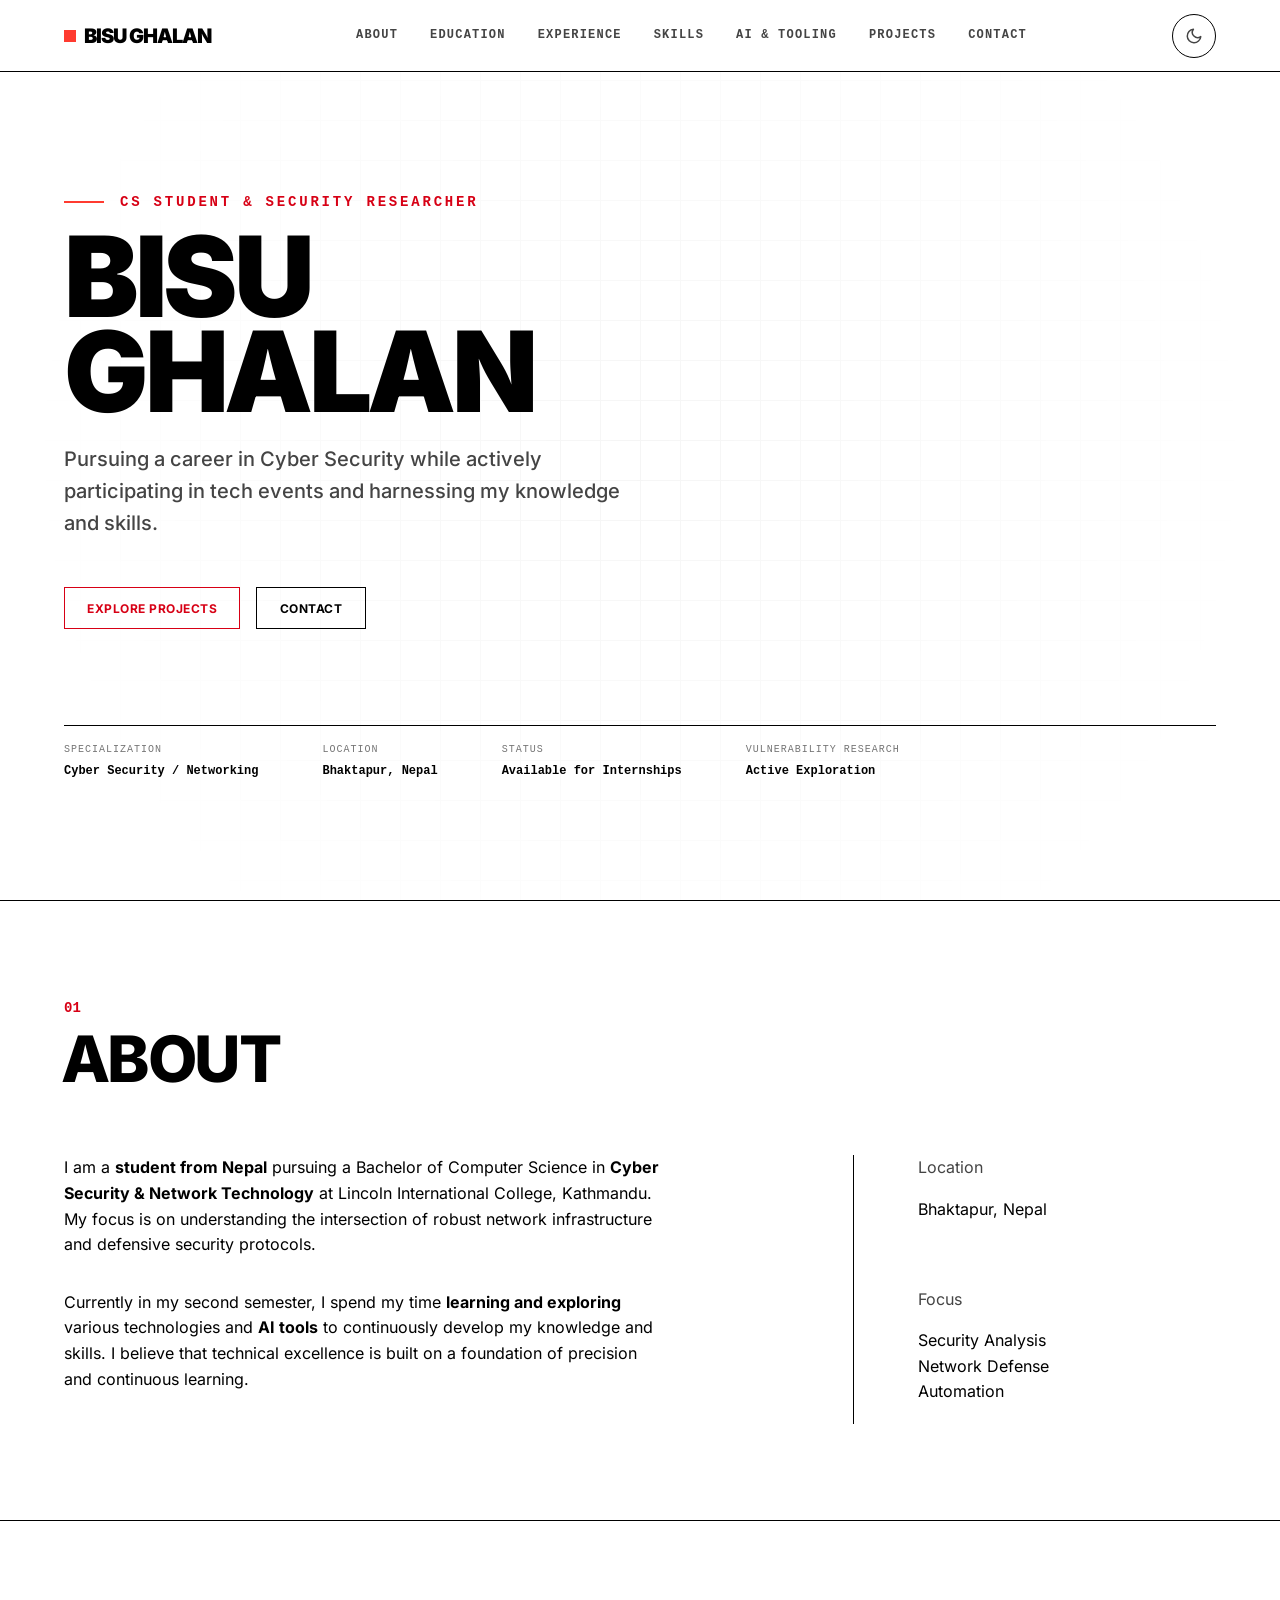
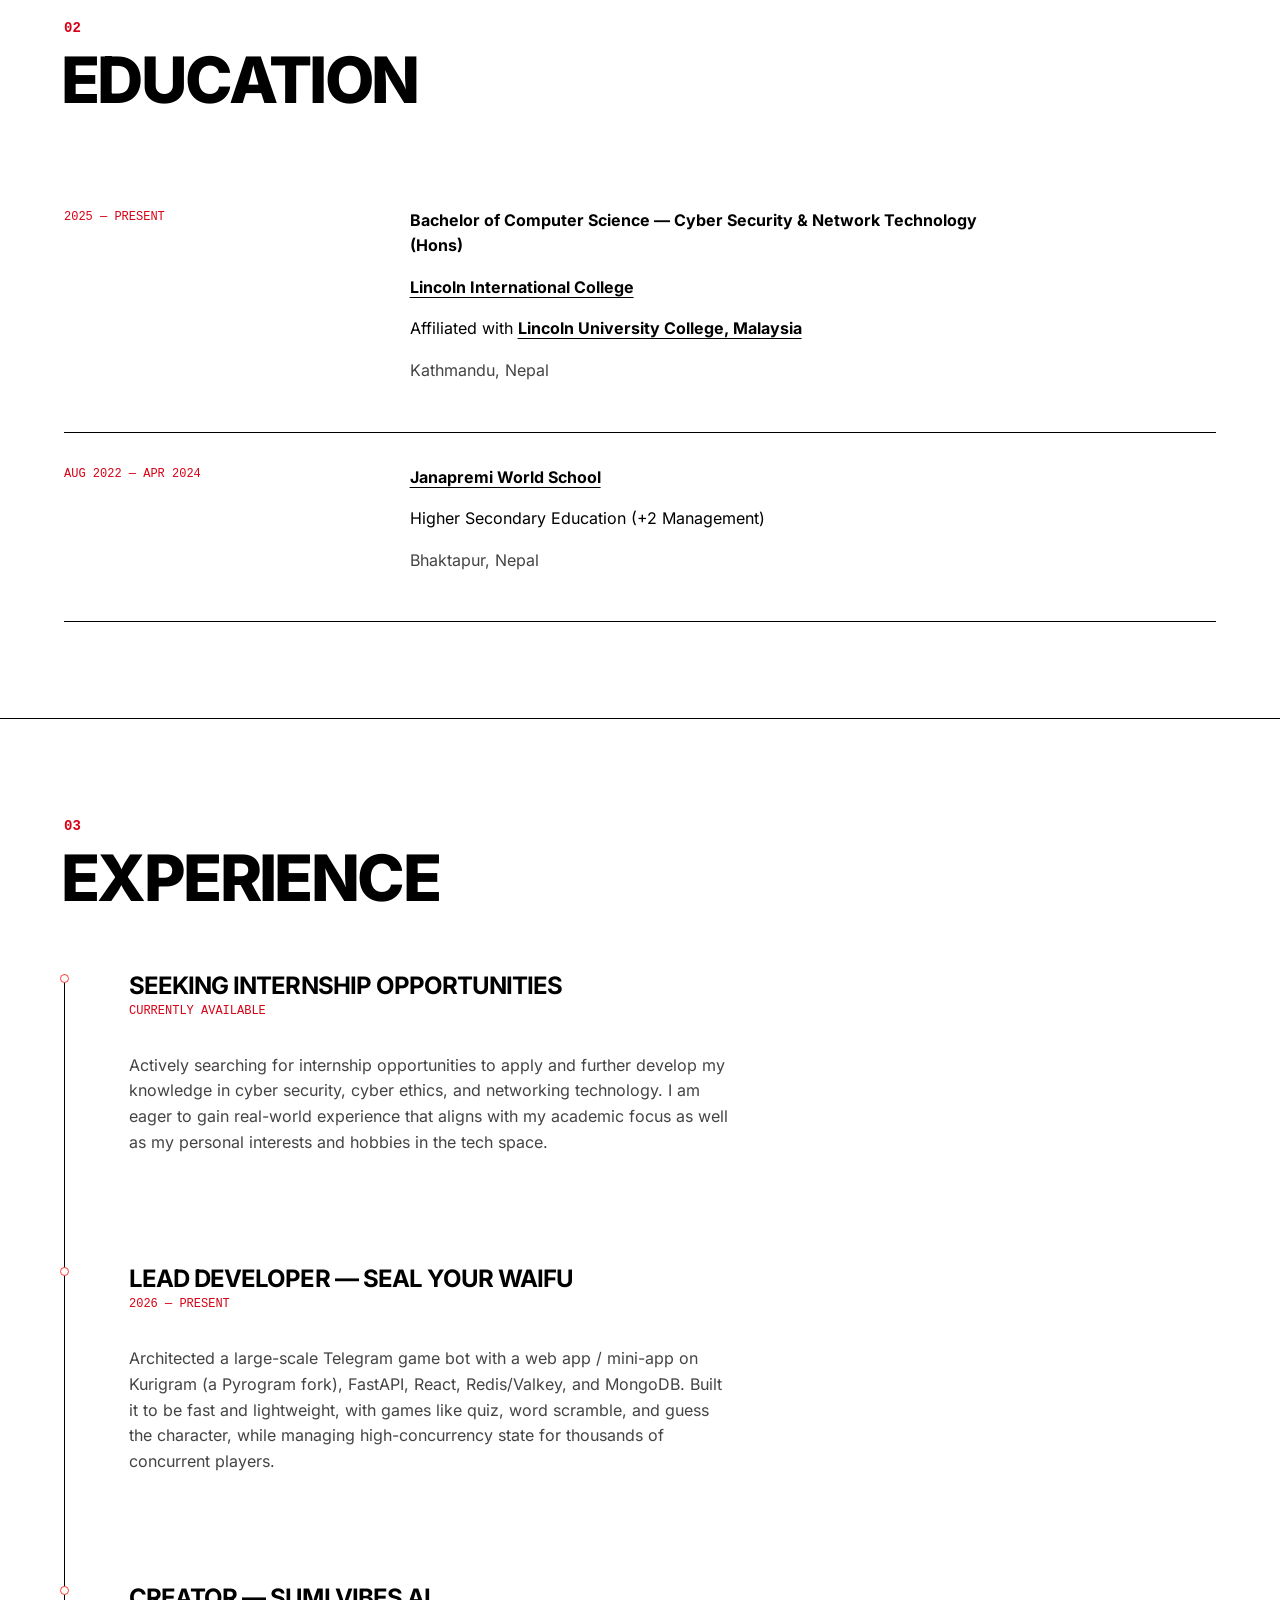
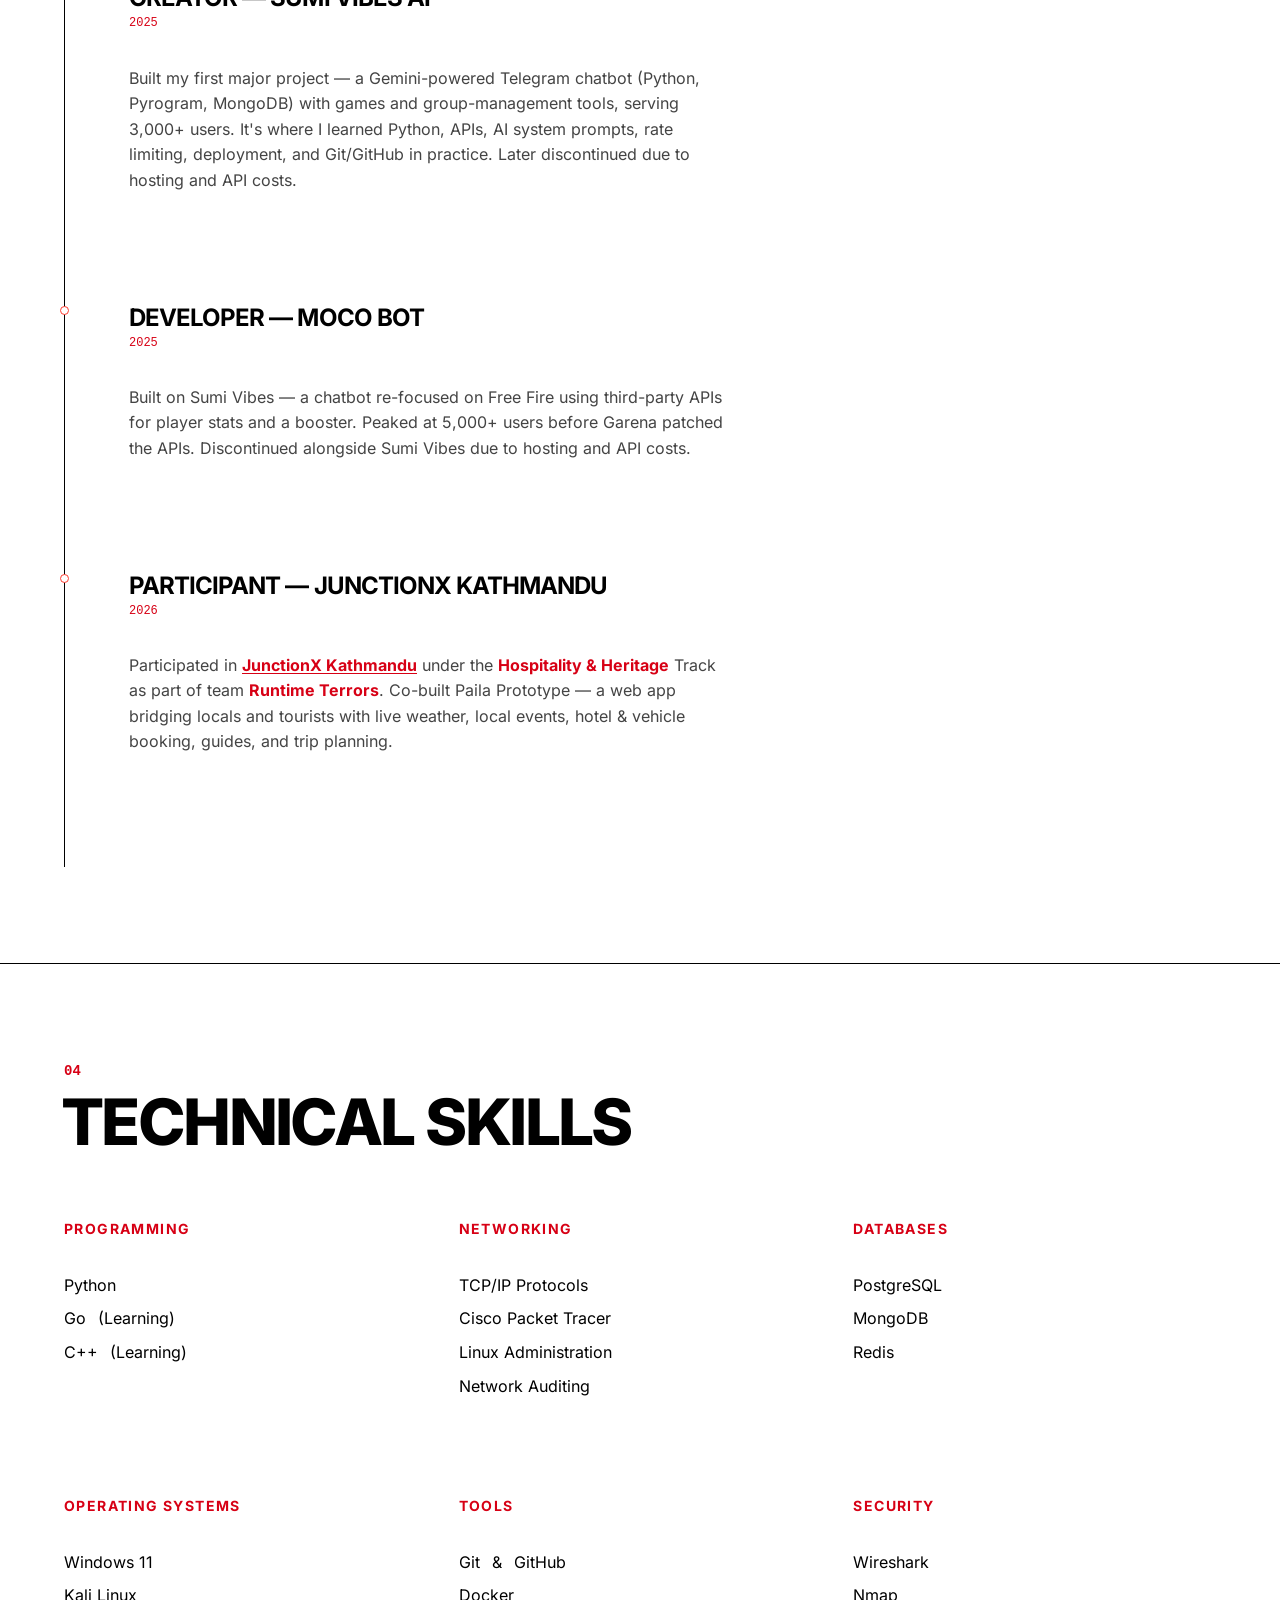
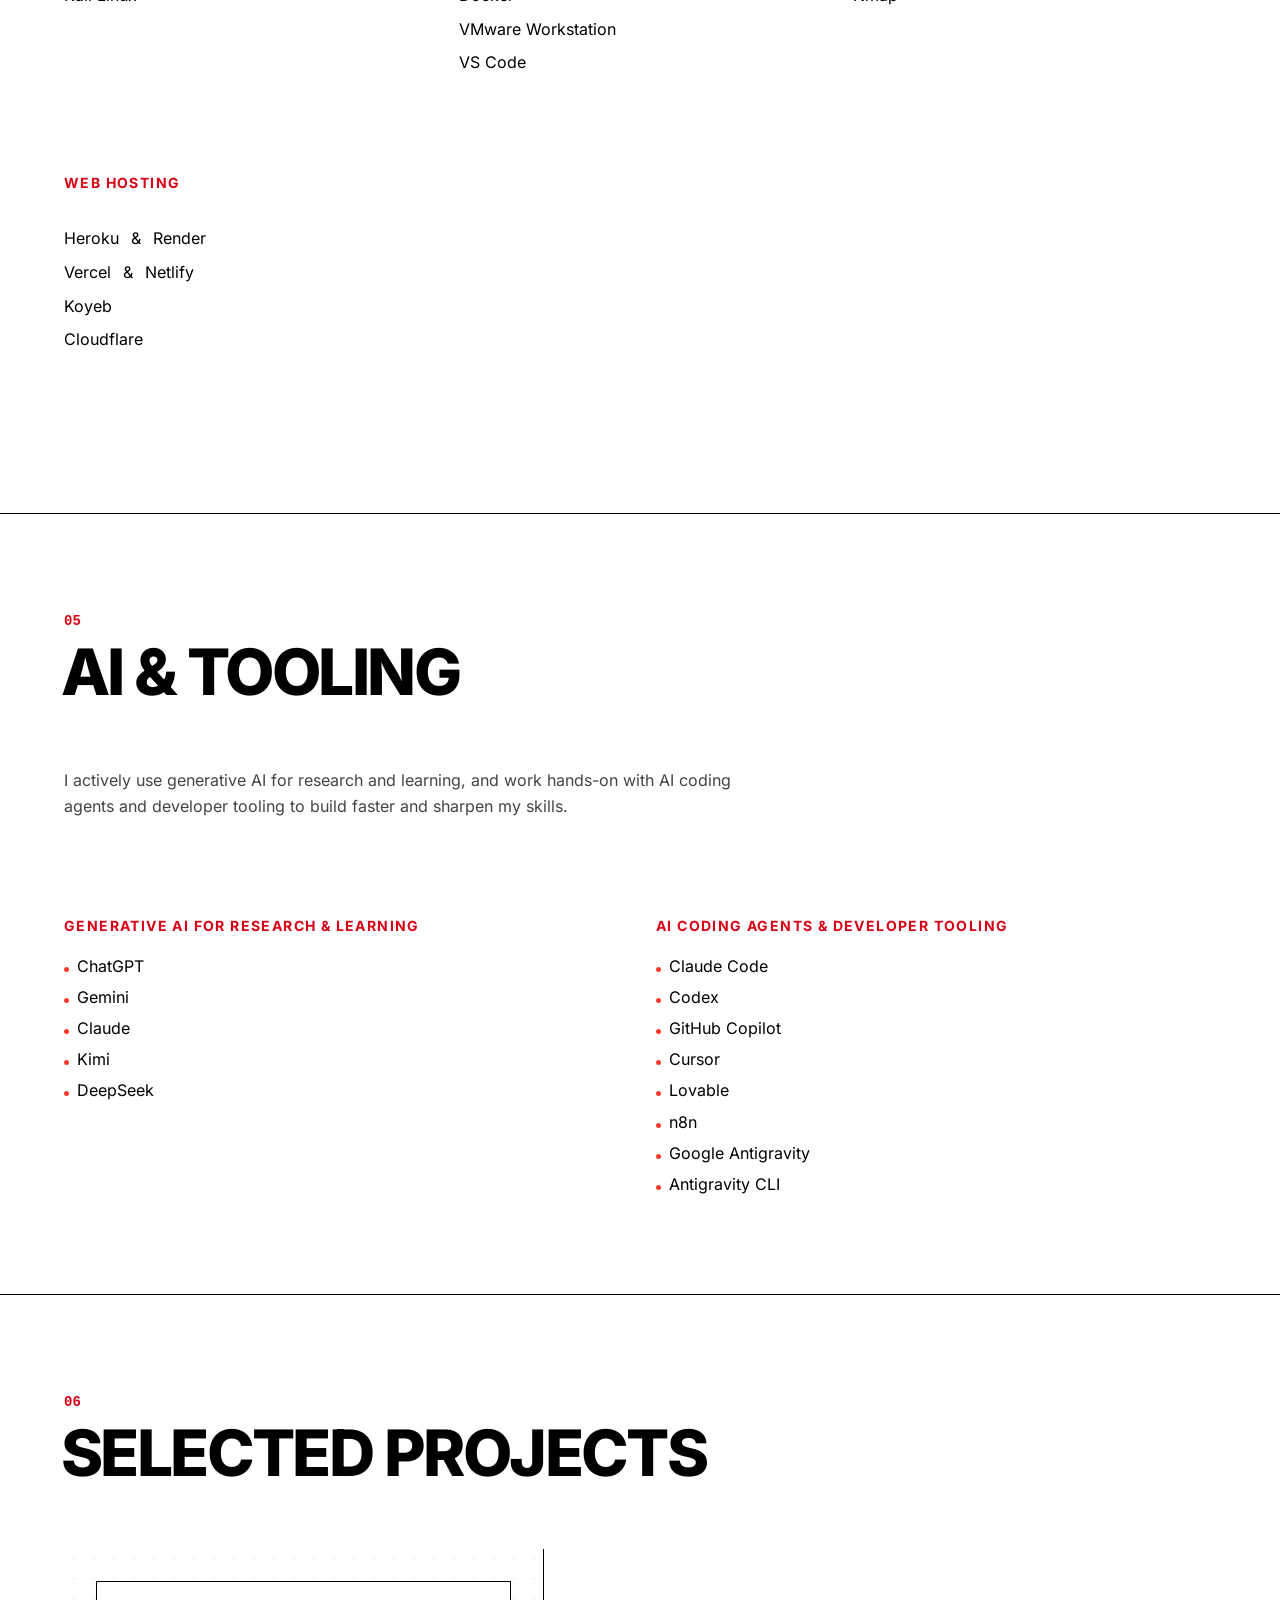
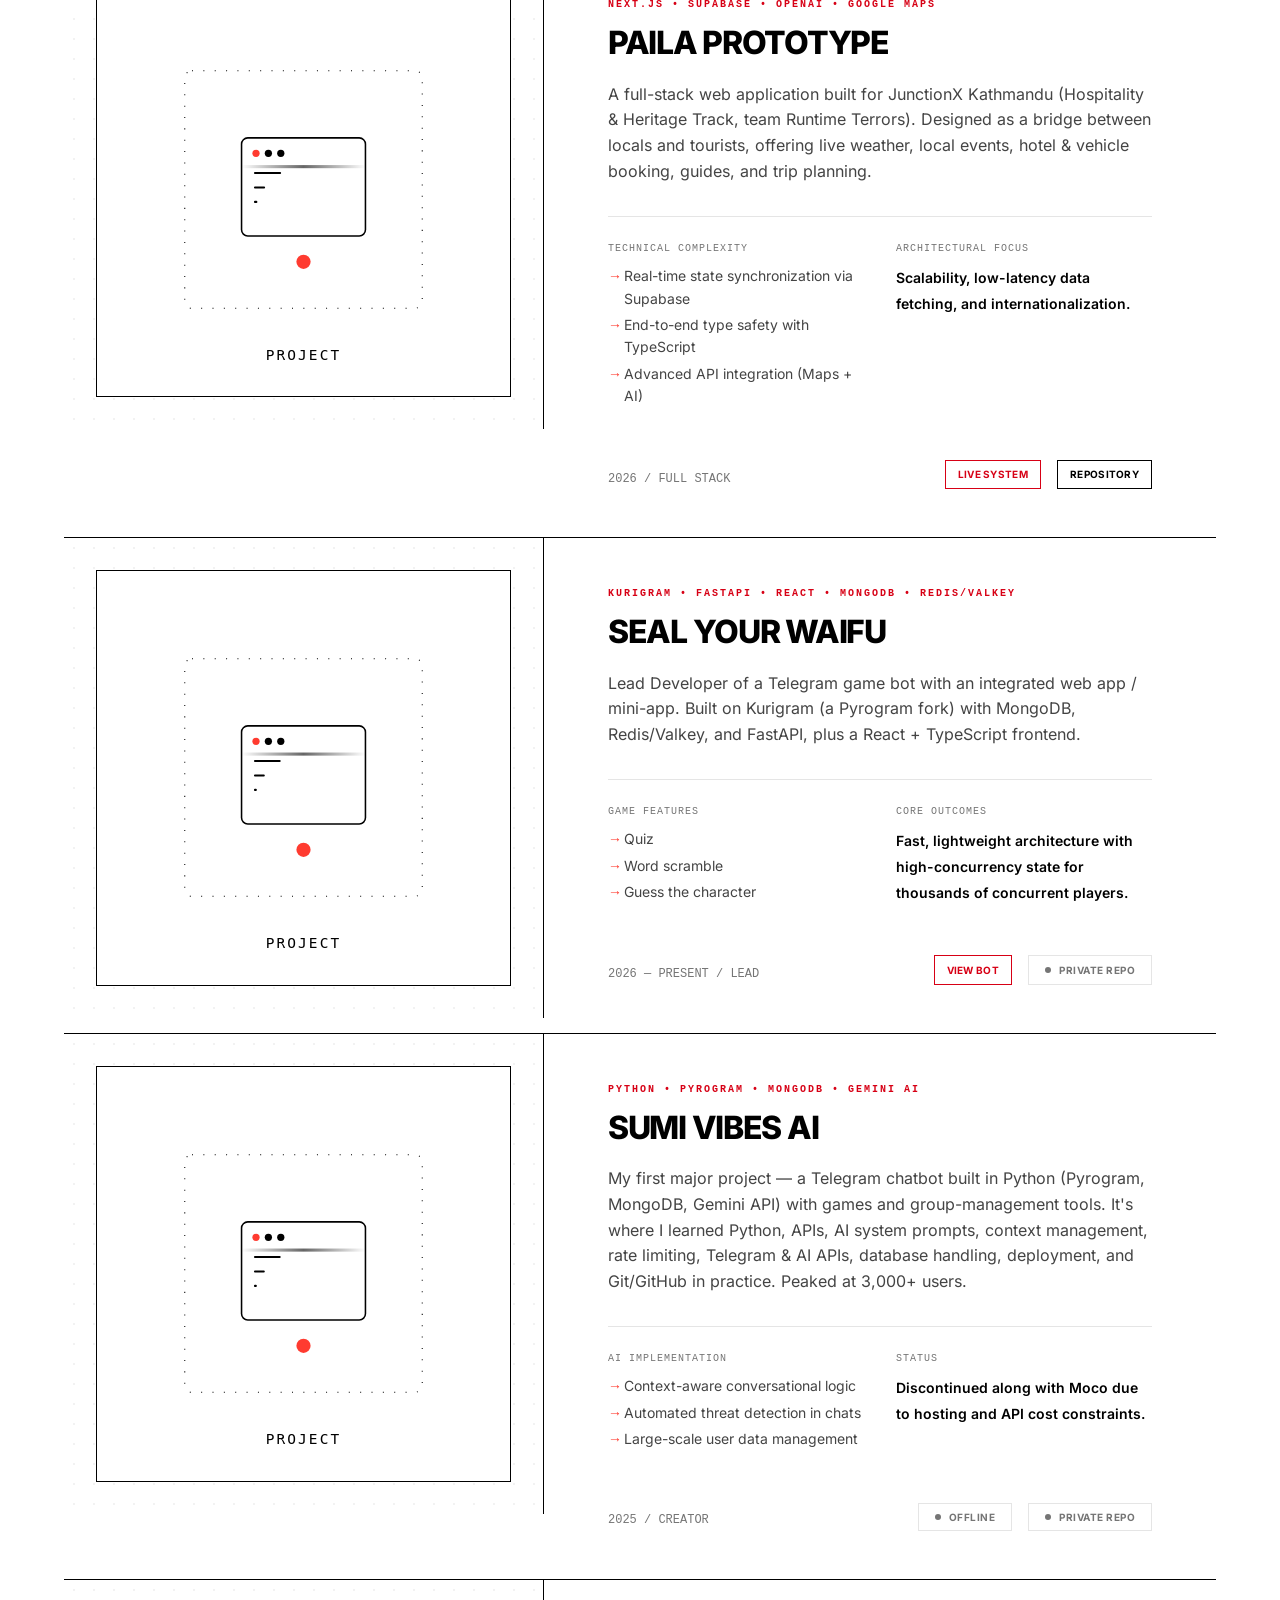
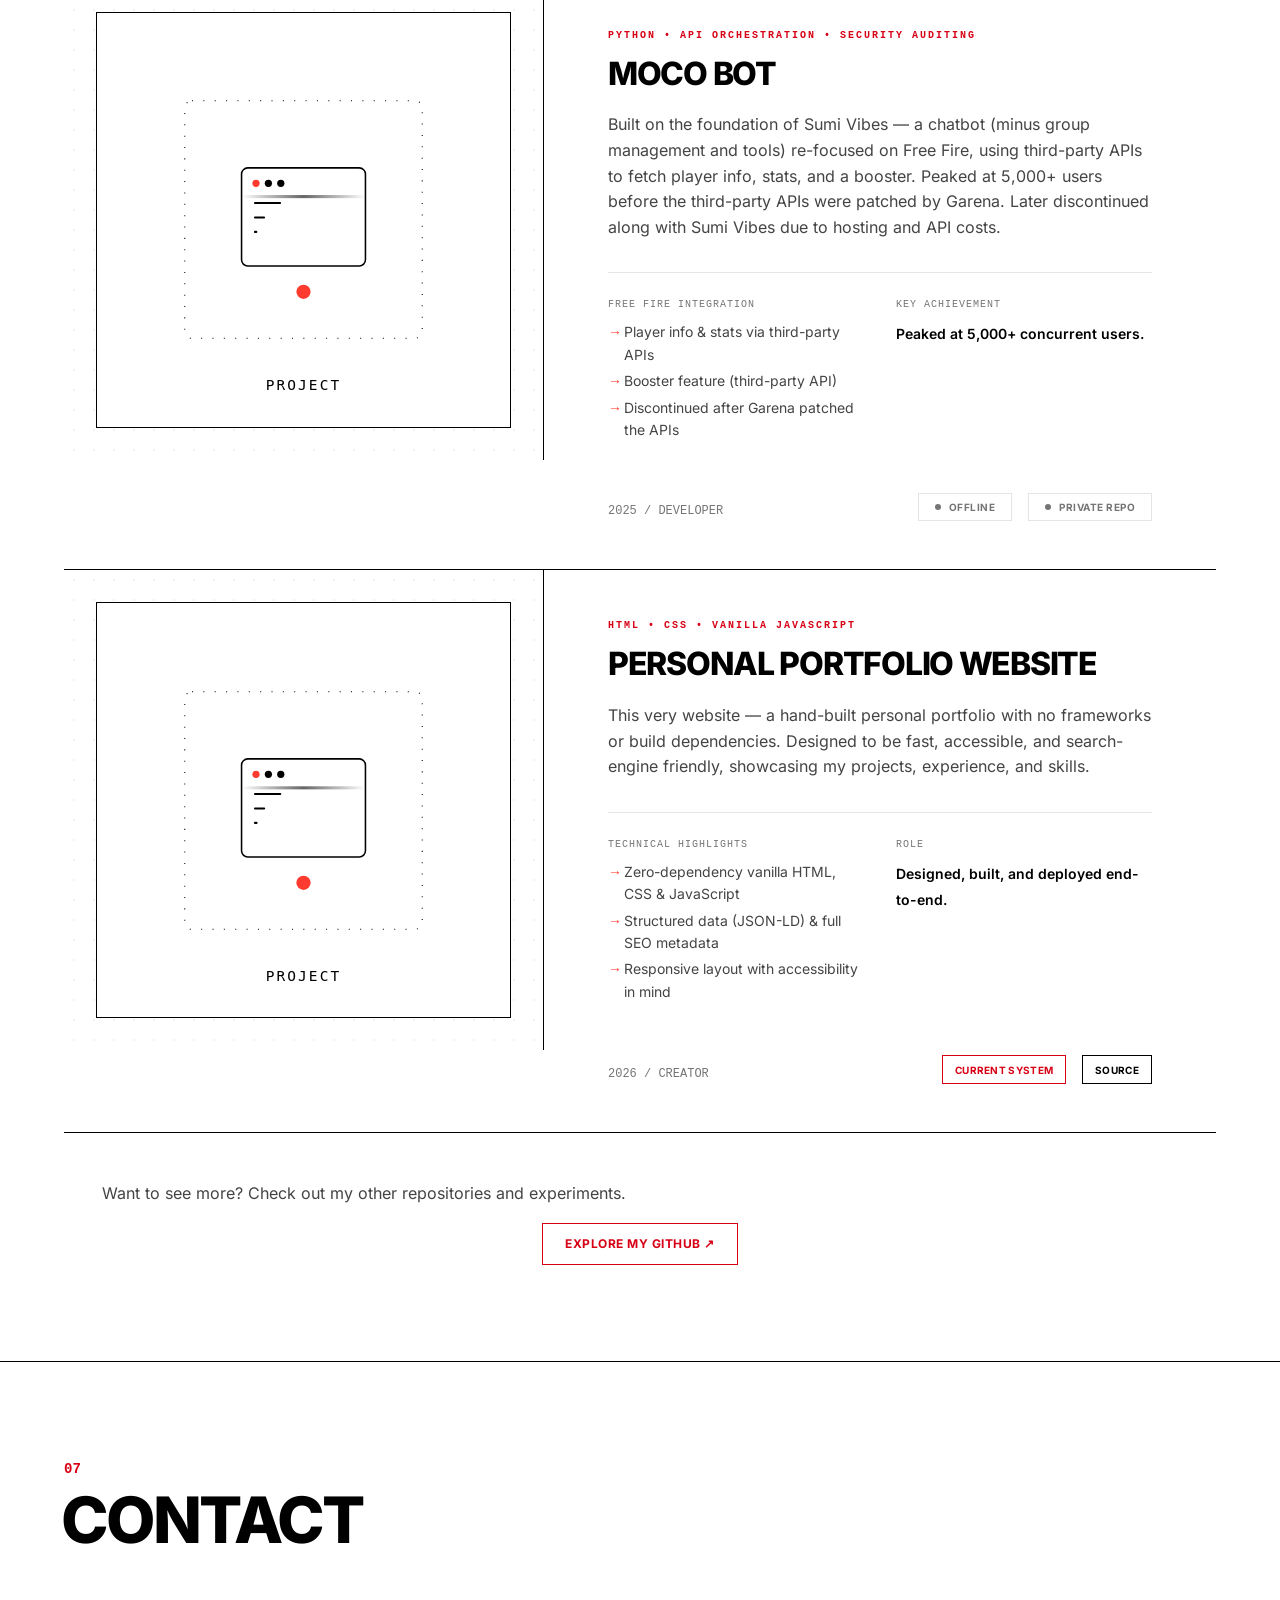
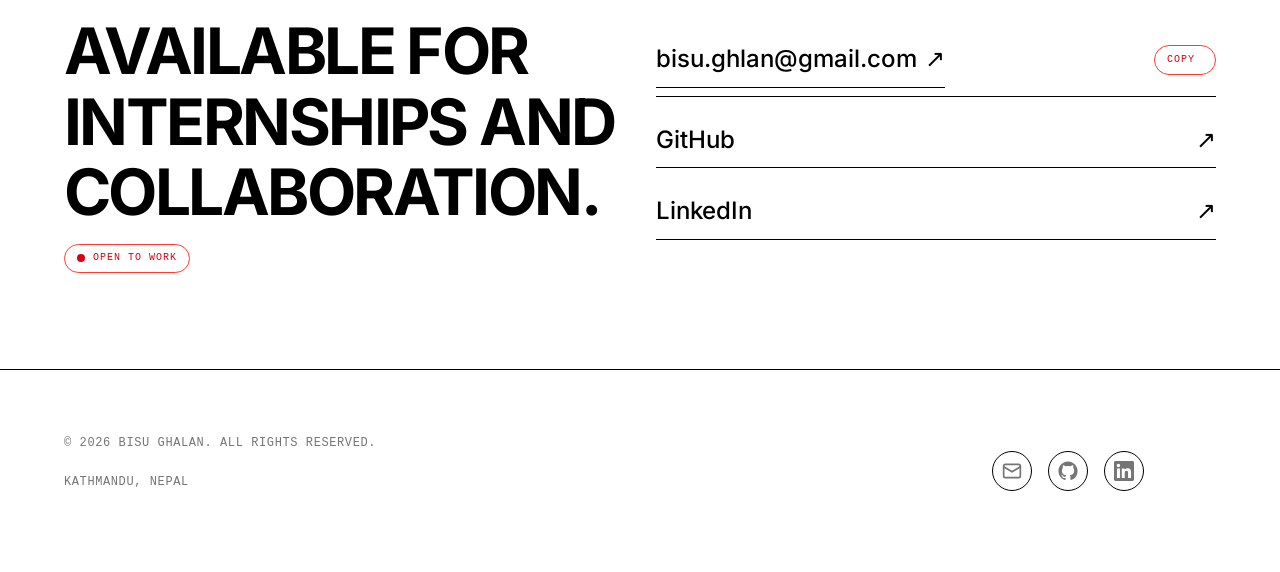
<file: index.html>
<!DOCTYPE html>
<html lang="en">

<head>
  <meta charset="UTF-8" />
  <meta name="viewport" content="width=device-width, initial-scale=1.0, viewport-fit=cover" />

  <!-- Mark JS as available before first paint. The CSS uses html:not(.js) to
       keep .reveal content visible if scripts are disabled/blocked, so content
       is never lost. Without this, a no-JS visitor would see a blank page. -->
  <script>document.documentElement.classList.add('js');</script>

  <!-- Apply the saved theme (if any) before first paint to avoid a flash of
       the wrong theme. When nothing is stored we leave data-theme unset so the
       CSS prefers-color-scheme fallback picks the OS preference. -->
  <script>
    (function () {
      try {
        var t = localStorage.getItem('theme');
        if (t === 'dark' || t === 'light') {
          document.documentElement.setAttribute('data-theme', t);
        }
      } catch (e) {}
    })();
  </script>

  <!-- Google Analytics — lazy-loaded on first interaction or browser idle so it
       never blocks first paint / main thread on low-end devices. -->
  <script>
    window.dataLayer = window.dataLayer || [];
    function gtag(){dataLayer.push(arguments);}
    (function () {
      var loaded = false;
      function loadGA() {
        if (loaded) return;
        loaded = true;
        var s = document.createElement('script');
        s.async = true;
        s.src = 'https://www.googletagmanager.com/gtag/js?id=G-3DMS6BKK3N';
        document.head.appendChild(s);
        gtag('js', new Date());
        gtag('config', 'G-3DMS6BKK3N');
      }
      ['scroll', 'pointerdown', 'keydown', 'touchstart'].forEach(function (e) {
        window.addEventListener(e, loadGA, { once: true, passive: true });
      });
      if ('requestIdleCallback' in window) requestIdleCallback(loadGA, { timeout: 6000 });
      else setTimeout(loadGA, 4000);
    })();
  </script>

  <!-- ═══ Primary SEO ═══ -->
  <!-- Title trimmed to ~59 chars so Google doesn't truncate; name + primary keyword + geo front-loaded. -->
  <title>Bisu Ghalan — Cyber Security Researcher & CS Student, Nepal</title>
  <!-- Description ~157 chars: name, role, location, and what he builds, all before the ~160 truncation point. -->
  <meta name="description" content="Bisu Ghalan — Cyber Security & Network Technology student and security researcher in Kathmandu, Nepal. Builds secure backends, AI automation & Telegram bots." />
  <meta name="keywords" content="Bisu Ghalan, Security Researcher Nepal, Cyber Security, Network Engineering, Penetration Testing, Python Developer, FastAPI, Next.js, Ethical Hacking, Kathmandu, Lincoln International College" />
  <meta name="author" content="Bisu Ghalan" />
  <meta name="robots" content="index, follow, max-snippet:-1, max-image-preview:large, max-video-preview:-1" />
  <link rel="canonical" href="https://bisu.com.np/" />

  <!-- ═══ Geo & Language ═══ -->
  <meta name="geo.region" content="NP-BA" />
  <meta name="geo.placename" content="Kathmandu, Nepal" />
  <meta name="language" content="English" />

  <!-- ═══ Open Graph (Facebook / LinkedIn / WhatsApp) ═══ -->
  <meta property="og:type" content="profile" />
  <meta property="og:title" content="Bisu Ghalan — Cyber Security Researcher & CS Student" />
  <meta property="og:description" content="Computer Science student specialising in Cyber Security & Network Technology. Building web apps and Telegram bots. Seeking internship opportunities." />
  <meta property="og:image" content="https://bisu.com.np/assets/img/og-image.png" />
  <meta property="og:image:type" content="image/png" />
  <meta property="og:image:width" content="1200" />
  <meta property="og:image:height" content="630" />
  <meta property="og:image:alt" content="Bisu Ghalan — Cyber Security Researcher & CS Student, Kathmandu, Nepal" />
  <meta property="og:url" content="https://bisu.com.np/" />
  <meta property="og:site_name" content="Bisu Ghalan — Portfolio" />
  <meta property="og:locale" content="en_US" />
  <meta property="profile:first_name" content="Bisu" />
  <meta property="profile:last_name" content="Ghalan" />
  <meta property="profile:username" content="bisug" />

  <!-- ═══ Twitter / X Card ═══ -->
  <meta name="twitter:card" content="summary_large_image" />
  <meta name="twitter:title" content="Bisu Ghalan — Cyber Security Researcher & CS Student" />
  <meta name="twitter:description" content="Computer Science student specialising in Cyber Security & Network Technology. Building web apps and Telegram bots. Seeking internship opportunities." />
  <meta name="twitter:site" content="@bisug" />
  <meta name="twitter:creator" content="@bisug" />
  <meta name="twitter:image" content="https://bisu.com.np/assets/img/og-image.png" />
  <meta name="twitter:image:alt" content="Bisu Ghalan — Cyber Security Researcher & CS Student, Kathmandu, Nepal" />

  <!-- ═══ Theme & App ═══ -->
  <meta name="theme-color" content="#FFFFFF" media="(prefers-color-scheme: light)" />
  <meta name="theme-color" content="#0A0A0A" media="(prefers-color-scheme: dark)" />
  <meta name="color-scheme" content="light dark" />
  <meta name="application-name" content="Bisu Ghalan Portfolio" />

  <!-- ═══ JSON-LD Structured Data (AEO) ═══ -->
  <script type="application/ld+json">
  {
    "@context": "https://schema.org",
    "@graph": [
      {
        "@type": "Person",
        "@id": "https://bisu.com.np/#person",
        "name": "Bisu Ghalan",
        "alternateName": "bisug",
        "url": "https://bisu.com.np/",
        "image": "https://bisu.com.np/assets/img/favicon.svg",
        "jobTitle": "Security Researcher & Software Engineer",
        "description": "Bisu Ghalan is a Computer Science student and Security Researcher specializing in Cyber Security, Network Technology, and High-Performance Backend Systems. Creator of large-scale Telegram bot ecosystems and AI-driven applications.",
        "knowsAbout": [
          "Cyber Security",
          "Network Security",
          "Penetration Testing",
          "Network Technology",
          "Python",
          "Go",
          "FastAPI",
          "Next.js",
          "Full Stack Development",
          "Telegram Bot Development",
          "Web Development",
          "MongoDB",
          "Redis",
          "Docker",
          "AI & Machine Learning"
        ],
        "alumniOf": {
          "@type": "CollegeOrUniversity",
          "name": "Lincoln International College",
          "url": "https://licnepal.edu.np/",
          "description": "Affiliated with Lincoln University College, Malaysia",
          "parentOrganization": {
            "@type": "CollegeOrUniversity",
            "name": "Lincoln University College",
            "url": "https://www.lincoln.edu.my/",
            "address": {
              "@type": "PostalAddress",
              "addressCountry": "MY"
            }
          },
          "address": {
            "@type": "PostalAddress",
            "addressLocality": "Kathmandu",
            "addressCountry": "NP"
          }
        },
        "address": {
          "@type": "PostalAddress",
          "addressLocality": "Kathmandu",
          "addressCountry": "NP"
        },
        "nationality": { "@type": "Country", "name": "Nepal" },
        "homeLocation": {
          "@type": "Place",
          "address": {
            "@type": "PostalAddress",
            "addressLocality": "Kathmandu",
            "addressCountry": "NP"
          }
        },
        "seeks": {
          "@type": "Demand",
          "name": "Internship opportunities in Cyber Security and Network Technology"
        },
        "sameAs": [
          "https://github.com/bisug",
          "https://www.linkedin.com/in/bisug/"
        ],
        "email": "mailto:bisu.ghlan@gmail.com"
      },
      {
        "@type": "ProfilePage",
        "@id": "https://bisu.com.np/#webpage",
        "url": "https://bisu.com.np/",
        "name": "Bisu Ghalan — Cyber Security Researcher & CS Student, Nepal",
        "isPartOf": { "@id": "https://bisu.com.np/#website" },
        "about": { "@id": "https://bisu.com.np/#person" },
        "mainEntity": { "@id": "https://bisu.com.np/#person" },
        "datePublished": "2026-01-08",
        "dateModified": "2026-07-12",
        "inLanguage": "en-US"
      },
      {
        "@type": "WebSite",
        "@id": "https://bisu.com.np/#website",
        "url": "https://bisu.com.np/",
        "name": "Bisu Ghalan | Portfolio & Research",
        "description": "Official portfolio of Bisu Ghalan. Highlighting projects in Cyber Security, Network Engineering, and AI-driven automation.",
        "author": { "@id": "https://bisu.com.np/#person" },
        "inLanguage": "en-US"
      },
      {
        "@type": "FAQPage",
        "@id": "https://bisu.com.np/#faq",
        "mainEntity": [
          {
            "@type": "Question",
            "name": "Who is Bisu Ghalan?",
            "acceptedAnswer": {
              "@type": "Answer",
              "text": "Bisu Ghalan is a Computer Science student and security researcher from Kathmandu, Nepal, specialising in Cyber Security and Network Technology. He builds secure backend systems, AI-driven automation, and large-scale Telegram bot ecosystems."
            }
          },
          {
            "@type": "Question",
            "name": "What does Bisu Ghalan specialise in?",
            "acceptedAnswer": {
              "@type": "Answer",
              "text": "He specialises in Cyber Security and Network Technology — including penetration testing, network auditing, and defensive protocols — alongside full-stack development with Python, FastAPI, Next.js, MongoDB, and Redis."
            }
          },
          {
            "@type": "Question",
            "name": "Is Bisu Ghalan available for internships or hire?",
            "acceptedAnswer": {
              "@type": "Answer",
              "text": "Yes. Bisu Ghalan is actively seeking internship opportunities in cyber security, cyber ethics, and networking technology. He can be reached at bisu.ghlan@gmail.com."
            }
          },
          {
            "@type": "Question",
            "name": "Where is Bisu Ghalan based?",
            "acceptedAnswer": {
              "@type": "Answer",
              "text": "Bisu Ghalan is based in Kathmandu, Nepal, and studies at Lincoln International College, affiliated with Lincoln University College, Malaysia."
            }
          }
        ]
      },
      {
        "@type": "SoftwareSourceCode",
        "name": "Paila Prototype",
        "description": "Full-stack AI concierge web app with interactive geospatial data, built for JunctionX Kathmandu.",
        "url": "https://paila-prototype.vercel.app/",
        "codeRepository": "https://github.com/bisug/Paila",
        "programmingLanguage": "TypeScript",
        "author": { "@id": "https://bisu.com.np/#person" }
      },
      {
        "@type": "SoftwareApplication",
        "name": "Seal Your Waifu",
        "description": "Large-scale Telegram gaming ecosystem with high-concurrency state management, built on FastAPI, React, Redis, and MongoDB.",
        "url": "https://t.me/SealYourWaifu",
        "applicationCategory": "GameApplication",
        "operatingSystem": "Telegram",
        "author": { "@id": "https://bisu.com.np/#person" }
      },
      {
        "@type": "SoftwareSourceCode",
        "name": "Personal Portfolio",
        "description": "Minimalist Swiss-style portfolio engineered in vanilla JS and CSS Grid for accessibility, SEO, and performance.",
        "url": "https://bisu.com.np/",
        "codeRepository": "https://github.com/bisug/My-Portfolio",
        "programmingLanguage": "JavaScript",
        "author": { "@id": "https://bisu.com.np/#person" }
      }
    ]
  }
  </script>

  <!-- ═══ Self-hosted font — preload the one same-origin Inter file ═══ -->
  <link rel="preload" href="assets/fonts/inter-latin.woff2" as="font" type="font/woff2" crossorigin />

  <!-- No-JS fallback: reveal content that is otherwise hidden until scroll.js runs -->
  <noscript><style>.reveal{opacity:1 !important;transform:none !important}</style></noscript>

  <!-- Warm DNS for the analytics host so the lazy GA fetch is faster once it fires
       (no connection opened up front — keeps first paint unblocked). -->
  <link rel="dns-prefetch" href="https://www.googletagmanager.com" />

  <!-- ═══ Stylesheets — single minified bundle built by build.js ═══ -->
  <link rel="stylesheet" href="assets/css/style.min.css" />

  <!-- ═══ Icons ═══ -->
  <link rel="icon" type="image/svg+xml" href="assets/img/favicon.svg" />
  <link rel="apple-touch-icon" href="assets/img/favicon.svg" />
</head>

<body id="top">
  <a href="#main" class="sr-only sr-only-focusable">Skip to main content</a>

  <div class="scroll-progress-container">
    <div class="scroll-progress-bar" id="scrollProgress"></div>
  </div>

  <nav class="nav" id="navbar">
    <div class="container">
      <a href="#top" class="nav__brand">Bisu Ghalan</a>
      <div class="nav__links" id="navLinks">
        <a href="#about">About</a>
        <a href="#education">Education</a>
        <a href="#experience">Experience</a>
        <a href="#skills">Skills</a>
        <a href="#ai">AI &amp; Tooling</a>
        <a href="#projects">Projects</a>
        <a href="#contact">Contact</a>
      </div>
      <button class="nav__theme" id="themeToggle" type="button" aria-pressed="false" aria-label="Switch to dark mode">
        <svg class="nav__theme-icon nav__theme-icon--sun" viewBox="0 0 24 24" width="18" height="18" fill="none" stroke="currentColor" stroke-width="2" stroke-linecap="round" stroke-linejoin="round" aria-hidden="true"><circle cx="12" cy="12" r="4"/><path d="M12 2v2M12 20v2M4.93 4.93l1.41 1.41M17.66 17.66l1.41 1.41M2 12h2M20 12h2M6.34 17.66l-1.41 1.41M19.07 4.93l-1.41 1.41"/></svg>
        <svg class="nav__theme-icon nav__theme-icon--moon" viewBox="0 0 24 24" width="18" height="18" fill="none" stroke="currentColor" stroke-width="2" stroke-linecap="round" stroke-linejoin="round" aria-hidden="true"><path d="M21 12.79A9 9 0 1 1 11.21 3 7 7 0 0 0 21 12.79z"/></svg>
      </button>
      <button class="nav__toggle" aria-expanded="false" aria-controls="navLinks" aria-label="Toggle menu" id="navToggle">
        <span></span>
        <span></span>
        <span></span>
      </button>
    </div>
  </nav>

  <main id="main">

    <section class="hero" id="hero">
      <div class="container">
        <div class="hero__inner reveal">
          <div class="hero__content">
            <p class="hero__title">CS Student &amp; Security Researcher</p>
            <h1 class="hero__name">Bisu<br>Ghalan</h1>
            <p class="hero__summary">
              Pursuing a career in Cyber Security while actively participating in tech events and harnessing my knowledge and skills.
            </p>
            <div class="hero__links">
              <a href="#projects" class="btn btn--accent">Explore Projects</a>
              <a href="#contact" class="btn">Contact</a>
            </div>
          </div>
          <div class="hero__meta">
            <div class="hero__meta-item">
              <span class="hero__meta-label">Specialization</span>
              <span class="hero__meta-value">Cyber Security / Networking</span>
            </div>
            <div class="hero__meta-item">
              <span class="hero__meta-label">Location</span>
              <span class="hero__meta-value">Bhaktapur, Nepal</span>
            </div>
            <div class="hero__meta-item">
              <span class="hero__meta-label">Status</span>
              <span class="hero__meta-value">Available for Internships</span>
            </div>
            <div class="hero__meta-item">
              <span class="hero__meta-label">Vulnerability Research</span>
              <span class="hero__meta-value">Active Exploration</span>
            </div>
          </div>
        </div>
      </div>
    </section>

    <section class="section" id="about" aria-labelledby="about-heading">
      <div class="container">
        <div class="section__header reveal">
          <span class="section__num">01</span>
          <h2 class="section__title" id="about-heading">About</h2>
        </div>
        <div class="about__grid reveal">
          <div class="about__bio">
            <p>
              I am a <b>student from Nepal</b> pursuing a Bachelor of Computer Science in <b>Cyber Security & Network Technology</b> at Lincoln International College, Kathmandu. My focus is on understanding the intersection of robust network infrastructure and defensive security protocols.
            </p>
            <p>
              Currently in my second semester, I spend my time <em>learning and exploring</em> various technologies and <strong>AI tools</strong> to continuously develop my knowledge and skills. I believe that technical excellence is built on a foundation of precision and continuous learning.
            </p>
          </div>
          <div class="about__sidebar">
            <p class="text-muted mb-sm">Location</p>
            <p class="mb-lg">Bhaktapur, Nepal</p>
            <p class="text-muted mb-sm">Focus</p>
            <p>Security Analysis<br>Network Defense<br>Automation</p>
          </div>
        </div>
      </div>
    </section>

    <section class="section" id="education" aria-labelledby="education-heading">
      <div class="container">
        <div class="section__header reveal">
          <span class="section__num">02</span>
          <h2 class="section__title" id="education-heading">Education</h2>
        </div>
        <div class="edu__meta reveal">
          <div class="edu__table-wrapper">
            <table class="edu__table">
              <tr>
                <td>2025 &mdash; Present</td>
                <td>
                  <p><strong>Bachelor of Computer Science &mdash; Cyber Security &amp; Network Technology (Hons)</strong></p>
                  <p><a href="https://licnepal.edu.np/" target="_blank" rel="noopener noreferrer">Lincoln International College</a></p>
                  <p>Affiliated with <a href="https://www.lincoln.edu.my/" target="_blank" rel="noopener noreferrer">Lincoln University College, Malaysia</a></p>
                  <p class="text-muted">Kathmandu, Nepal</p>
                </td>
              </tr>
              <tr>
                <td>Aug 2022 &mdash; Apr 2024</td>
                <td>
                  <p><strong><a href="https://janapremi.edu.np/about/" target="_blank" rel="noopener noreferrer">Janapremi World School</a></strong></p>
                  <p>Higher Secondary Education (+2 Management)</p>
                  <p class="text-muted">Bhaktapur, Nepal</p>
                </td>
              </tr>
            </table>
          </div>
        </div>
      </div>
    </section>

    <section class="section" id="experience" aria-labelledby="experience-heading">
      <div class="container">
        <div class="section__header reveal">
          <span class="section__num">03</span>
          <h2 class="section__title" id="experience-heading">Experience</h2>
        </div>
        <div class="exp__list reveal">
          <article class="exp__card">
            <h3 class="exp__title">Seeking Internship Opportunities</h3>
            <span class="exp__date">Currently Available</span>
            <p class="exp__desc">
              Actively searching for internship opportunities to apply and further develop my knowledge in cyber security, cyber ethics, and networking technology. I am eager to gain real-world experience that aligns with my academic focus as well as my personal interests and hobbies in the tech space.
            </p>
          </article>

          <article class="exp__card">
            <h3 class="exp__title">Lead Developer — Seal Your Waifu</h3>
            <span class="exp__date">2026 — Present</span>
            <p class="exp__desc">
              Architected a large-scale Telegram game bot with a web app / mini-app on Kurigram (a Pyrogram fork), FastAPI, React, Redis/Valkey, and MongoDB. Built it to be fast and lightweight, with games like quiz, word scramble, and guess the character, while managing high-concurrency state for thousands of concurrent players.
            </p>
          </article>

          <article class="exp__card">
            <h3 class="exp__title">Creator — Sumi Vibes AI</h3>
            <span class="exp__date">2025</span>
            <p class="exp__desc">
              Built my first major project — a Gemini-powered Telegram chatbot (Python, Pyrogram, MongoDB) with games and group-management tools, serving 3,000+ users. It's where I learned Python, APIs, AI system prompts, rate limiting, deployment, and Git/GitHub in practice. Later discontinued due to hosting and API costs.
            </p>
          </article>

          <article class="exp__card">
            <h3 class="exp__title">Developer — Moco Bot</h3>
            <span class="exp__date">2025</span>
            <p class="exp__desc">
              Built on Sumi Vibes — a chatbot re-focused on Free Fire using third-party APIs for player stats and a booster. Peaked at 5,000+ users before Garena patched the APIs. Discontinued alongside Sumi Vibes due to hosting and API costs.
            </p>
          </article>

          <article class="exp__card">
            <h3 class="exp__title">Participant — JunctionX Kathmandu</h3>
            <span class="exp__date">2026</span>
            <p class="exp__desc">
              Participated in <a href="https://junctionxkathmandu.com" target="_blank" rel="noopener noreferrer"><strong>JunctionX Kathmandu</strong></a> under the <strong>Hospitality &amp; Heritage</strong> Track as part of team <strong>Runtime Terrors</strong>. Co-built Paila Prototype — a web app bridging locals and tourists with live weather, local events, hotel &amp; vehicle booking, guides, and trip planning.
            </p>
          </article>
        </div>
      </div>
    </section>

    <section class="section" id="skills" aria-labelledby="skills-heading">
      <div class="container">
        <div class="section__header reveal">
          <span class="section__num">04</span>
          <h2 class="section__title" id="skills-heading">Technical Skills</h2>
        </div>
        <div class="skills__grid reveal">
          <div class="skills__group">
            <span class="skills__group-title">Programming</span>
            <ul class="skills__list">
              <li><a href="https://www.python.org/" target="_blank" rel="noopener noreferrer">Python</a></li>
              <li><a href="https://go.dev/" target="_blank" rel="noopener noreferrer">Go</a> (Learning)</li>
              <li><a href="https://isocpp.org/" target="_blank" rel="noopener noreferrer">C++</a> (Learning)</li>
            </ul>
          </div>
          <div class="skills__group">
            <span class="skills__group-title">Networking</span>
            <ul class="skills__list">
              <li><a href="https://en.wikipedia.org/wiki/Internet_protocol_suite" target="_blank" rel="noopener noreferrer">TCP/IP Protocols</a></li>
              <li><a href="https://www.netacad.com/courses/packet-tracer" target="_blank" rel="noopener noreferrer">Cisco Packet Tracer</a></li>
              <li><a href="https://www.linux.org/" target="_blank" rel="noopener noreferrer">Linux Administration</a></li>
              <li><a href="https://en.wikipedia.org/wiki/Network_security" target="_blank" rel="noopener noreferrer">Network Auditing</a></li>
            </ul>
          </div>
          <div class="skills__group">
            <span class="skills__group-title">Databases</span>
            <ul class="skills__list">
              <li><a href="https://www.postgresql.org/" target="_blank" rel="noopener noreferrer">PostgreSQL</a></li>
              <li><a href="https://www.mongodb.com/" target="_blank" rel="noopener noreferrer">MongoDB</a></li>
              <li><a href="https://redis.io/" target="_blank" rel="noopener noreferrer">Redis</a></li>
            </ul>
          </div>
          <div class="skills__group">
            <span class="skills__group-title">Operating Systems</span>
            <ul class="skills__list">
              <li><a href="https://www.microsoft.com/windows/windows-11" target="_blank" rel="noopener noreferrer">Windows 11</a></li>
              <li><a href="https://www.kali.org/" target="_blank" rel="noopener noreferrer">Kali Linux</a></li>
            </ul>
          </div>
          <div class="skills__group">
            <span class="skills__group-title">Tools</span>
            <ul class="skills__list">
              <li><a href="https://git-scm.com/" target="_blank" rel="noopener noreferrer">Git</a> & <a href="https://github.com/" target="_blank" rel="noopener noreferrer">GitHub</a></li>
              <li><a href="https://www.docker.com/" target="_blank" rel="noopener noreferrer">Docker</a></li>
              <li><a href="https://www.vmware.com/products/desktop-hypervisor.html" target="_blank" rel="noopener noreferrer">VMware Workstation</a></li>
              <li><a href="https://code.visualstudio.com/" target="_blank" rel="noopener noreferrer">VS Code</a></li>
            </ul>
          </div>
          <div class="skills__group">
            <span class="skills__group-title">Security</span>
            <ul class="skills__list">
              <li><a href="https://www.wireshark.org/" target="_blank" rel="noopener noreferrer">Wireshark</a></li>
              <li><a href="https://nmap.org/" target="_blank" rel="noopener noreferrer">Nmap</a></li>
            </ul>
          </div>
          <div class="skills__group">
            <span class="skills__group-title">Web Hosting</span>
            <ul class="skills__list">
              <li><a href="https://www.heroku.com/" target="_blank" rel="noopener noreferrer">Heroku</a> & <a href="https://render.com/" target="_blank" rel="noopener noreferrer">Render</a></li>
              <li><a href="https://vercel.com/" target="_blank" rel="noopener noreferrer">Vercel</a> & <a href="https://www.netlify.com/" target="_blank" rel="noopener noreferrer">Netlify</a></li>
              <li><a href="https://www.koyeb.com/" target="_blank" rel="noopener noreferrer">Koyeb</a></li>
              <li><a href="https://www.cloudflare.com/" target="_blank" rel="noopener noreferrer">Cloudflare</a></li>
            </ul>
          </div>
        </div>
      </div>
    </section>

    <section class="section" id="ai" aria-labelledby="ai-heading">
      <div class="container">
        <div class="section__header reveal">
          <span class="section__num">05</span>
          <h2 class="section__title" id="ai-heading">AI &amp; Tooling</h2>
        </div>
        <div class="ai__grid reveal">
          <p class="ai__intro">
            I actively use generative AI for research and learning, and work hands-on with AI coding agents and developer tooling to build faster and sharpen my skills.
          </p>
          <div class="ai__group">
            <span class="ai__group-title">Generative AI for Research &amp; Learning</span>
            <ul class="ai__list">
              <li><a href="https://chat.openai.com/" target="_blank" rel="noopener noreferrer">ChatGPT</a></li>
              <li><a href="https://gemini.google.com/" target="_blank" rel="noopener noreferrer">Gemini</a></li>
              <li><a href="https://claude.ai/" target="_blank" rel="noopener noreferrer">Claude</a></li>
              <li><a href="https://kimi.moonshot.cn/" target="_blank" rel="noopener noreferrer">Kimi</a></li>
              <li><a href="https://www.deepseek.com/" target="_blank" rel="noopener noreferrer">DeepSeek</a></li>
            </ul>
          </div>
          <div class="ai__group">
            <span class="ai__group-title">AI Coding Agents &amp; Developer Tooling</span>
            <ul class="ai__list">
              <li><a href="https://claude.com/claude-code" target="_blank" rel="noopener noreferrer">Claude Code</a></li>
              <li><a href="https://openai.com/codex/" target="_blank" rel="noopener noreferrer">Codex</a></li>
              <li><a href="https://github.com/features/copilot" target="_blank" rel="noopener noreferrer">GitHub Copilot</a></li>
              <li><a href="https://cursor.com/" target="_blank" rel="noopener noreferrer">Cursor</a></li>
              <li><a href="https://lovable.dev/" target="_blank" rel="noopener noreferrer">Lovable</a></li>
              <li><a href="https://n8n.io/" target="_blank" rel="noopener noreferrer">n8n</a></li>
              <li><a href="https://developers.googleblog.com/en/introducing-anton/" target="_blank" rel="noopener noreferrer">Google Antigravity</a></li>
              <li><a href="https://developers.googleblog.com/en/introducing-anton/" target="_blank" rel="noopener noreferrer">Antigravity CLI</a></li>
            </ul>
          </div>
        </div>
      </div>
    </section>

    <section class="section" id="projects" aria-labelledby="projects-heading">
      <div class="container">
        <div class="section__header reveal">
          <span class="section__num">06</span>
          <h2 class="section__title" id="projects-heading">Selected Projects</h2>
        </div>
        <div class="projects__list reveal">

          <article class="project-item">
            <div class="project-item__image-container">
              <div class="project-item__image">
                <img src="assets/img/project-default.svg" alt="Paila Prototype — AI concierge with interactive geospatial data" loading="lazy" width="800" height="800" />
              </div>
            </div>
            <div class="project-item__content">
              <span class="project-item__tagline">Next.js • Supabase • OpenAI • Google Maps</span>
              <h3 class="project-item__title">Paila Prototype</h3>
              <p class="project-item__description">
                A full-stack web application built for JunctionX Kathmandu (Hospitality &amp; Heritage Track, team Runtime Terrors). Designed as a bridge between locals and tourists, offering live weather, local events, hotel &amp; vehicle booking, guides, and trip planning.
              </p>
              <div class="project-details">
                <div class="detail-group">
                  <span class="detail-group__label">Technical Complexity</span>
                  <ul class="detail-list">
                    <li>Real-time state synchronization via Supabase</li>
                    <li>End-to-end type safety with TypeScript</li>
                    <li>Advanced API integration (Maps + AI)</li>
                  </ul>
                </div>
                <div class="detail-group">
                  <span class="detail-group__label">Architectural Focus</span>
                  <span class="detail-group__value">Scalability, low-latency data fetching, and internationalization.</span>
                </div>
              </div>
              <div class="project-item__meta">
                <span class="project-item__year">2026 / FULL STACK</span>
                <div class="project-item__links">
                  <a href="https://paila-prototype.vercel.app/" target="_blank" rel="noopener noreferrer" class="btn btn--accent">Live System</a>
                  <a href="https://github.com/bisug/Paila" target="_blank" rel="noopener noreferrer" class="btn">Repository</a>
                </div>
              </div>
            </div>
          </article>

          <article class="project-item">
            <div class="project-item__image-container">
              <div class="project-item__image">
                <img src="assets/img/project-default.svg" alt="Seal Your Waifu — large-scale Telegram gaming ecosystem" loading="lazy" width="800" height="800" />
              </div>
            </div>
            <div class="project-item__content">
              <span class="project-item__tagline">Kurigram • FastAPI • React • MongoDB • Redis/Valkey</span>
              <h3 class="project-item__title">Seal Your Waifu</h3>
              <p class="project-item__description">
                Lead Developer of a Telegram game bot with an integrated web app / mini-app. Built on Kurigram (a Pyrogram fork) with MongoDB, Redis/Valkey, and FastAPI, plus a React + TypeScript frontend.
              </p>
              <div class="project-details">
                <div class="detail-group">
                  <span class="detail-group__label">Game Features</span>
                  <ul class="detail-list">
                    <li>Quiz</li>
                    <li>Word scramble</li>
                    <li>Guess the character</li>
                  </ul>
                </div>
                <div class="detail-group">
                  <span class="detail-group__label">Core Outcomes</span>
                  <span class="detail-group__value">Fast, lightweight architecture with high-concurrency state for thousands of concurrent players.</span>
                </div>
              </div>
              <div class="project-item__meta">
                <span class="project-item__year">2026 — PRESENT / LEAD</span>
                <div class="project-item__links">
                  <a href="https://t.me/SealYourWaifu" target="_blank" rel="noopener noreferrer" class="btn btn--accent">View Bot</a>
                  <span class="tag">Private Repo</span>
                </div>
              </div>
            </div>
          </article>

          <article class="project-item">
            <div class="project-item__image-container">
              <div class="project-item__image">
                <img src="assets/img/project-default.svg" alt="Sumi Vibes AI — Telegram chatbot with Google Gemini integration" loading="lazy" width="800" height="800" />
              </div>
            </div>
            <div class="project-item__content">
              <span class="project-item__tagline">Python • Pyrogram • MongoDB • Gemini AI</span>
              <h3 class="project-item__title">Sumi Vibes AI</h3>
              <p class="project-item__description">
                My first major project — a Telegram chatbot built in Python (Pyrogram, MongoDB, Gemini API) with games and group-management tools. It's where I learned Python, APIs, AI system prompts, context management, rate limiting, Telegram &amp; AI APIs, database handling, deployment, and Git/GitHub in practice. Peaked at 3,000+ users.
              </p>
              <div class="project-details">
                <div class="detail-group">
                  <span class="detail-group__label">AI Implementation</span>
                  <ul class="detail-list">
                    <li>Context-aware conversational logic</li>
                    <li>Automated threat detection in chats</li>
                    <li>Large-scale user data management</li>
                  </ul>
                </div>
                <div class="detail-group">
                  <span class="detail-group__label">Status</span>
                  <span class="detail-group__value">Discontinued along with Moco due to hosting and API cost constraints.</span>
                </div>
              </div>
              <div class="project-item__meta">
                <span class="project-item__year">2025 / CREATOR</span>
                <div class="project-item__links">
                  <span class="tag">Offline</span>
                  <span class="tag">Private Repo</span>
                </div>
              </div>
            </div>
          </article>

          <article class="project-item">
            <div class="project-item__image-container">
              <div class="project-item__image">
                <img src="assets/img/project-default.svg" alt="Moco Utility Engine — high-traffic Python utility bot" loading="lazy" width="800" height="800" />
              </div>
            </div>
            <div class="project-item__content">
              <span class="project-item__tagline">Python • API Orchestration • Security Auditing</span>
              <h3 class="project-item__title">Moco Bot</h3>
              <p class="project-item__description">
                Built on the foundation of Sumi Vibes — a chatbot (minus group management and tools) re-focused on Free Fire, using third-party APIs to fetch player info, stats, and a booster. Peaked at 5,000+ users before the third-party APIs were patched by Garena. Later discontinued along with Sumi Vibes due to hosting and API costs.
              </p>
              <div class="project-details">
                <div class="detail-group">
                  <span class="detail-group__label">Free Fire Integration</span>
                  <ul class="detail-list">
                    <li>Player info &amp; stats via third-party APIs</li>
                    <li>Booster feature (third-party API)</li>
                    <li>Discontinued after Garena patched the APIs</li>
                  </ul>
                </div>
                <div class="detail-group">
                  <span class="detail-group__label">Key Achievement</span>
                  <span class="detail-group__value">Peaked at 5,000+ concurrent users.</span>
                </div>
              </div>
              <div class="project-item__meta">
                <span class="project-item__year">2025 / DEVELOPER</span>
                <div class="project-item__links">
                  <span class="tag">Offline</span>
                  <span class="tag">Private Repo</span>
                </div>
              </div>
            </div>
          </article>

          <article class="project-item">
            <div class="project-item__image-container">
              <div class="project-item__image">
                <img src="assets/img/project-default.svg" alt="Personal Portfolio Website — this portfolio" loading="lazy" width="800" height="800" />
              </div>
            </div>
            <div class="project-item__content">
              <span class="project-item__tagline">HTML • CSS • Vanilla JavaScript</span>
              <h3 class="project-item__title">Personal Portfolio Website</h3>
              <p class="project-item__description">
                This very website — a hand-built personal portfolio with no frameworks or build dependencies. Designed to be fast, accessible, and search-engine friendly, showcasing my projects, experience, and skills.
              </p>
              <div class="project-details">
                <div class="detail-group">
                  <span class="detail-group__label">Technical Highlights</span>
                  <ul class="detail-list">
                    <li>Zero-dependency vanilla HTML, CSS &amp; JavaScript</li>
                    <li>Structured data (JSON-LD) &amp; full SEO metadata</li>
                    <li>Responsive layout with accessibility in mind</li>
                  </ul>
                </div>
                <div class="detail-group">
                  <span class="detail-group__label">Role</span>
                  <span class="detail-group__value">Designed, built, and deployed end-to-end.</span>
                </div>
              </div>
              <div class="project-item__meta">
                <span class="project-item__year">2026 / CREATOR</span>
                <div class="project-item__links">
                  <a href="https://bisu.com.np" class="btn btn--accent">Current System</a>
                  <a href="https://github.com/bisug/My-Portfolio" target="_blank" rel="noopener noreferrer" class="btn">Source</a>
                </div>
              </div>
            </div>
          </article>

        </div>
        <div class="reveal text-center mt-48">
          <p class="mb-16 text-muted">Want to see more? Check out my other repositories and experiments.</p>
          <a href="https://github.com/bisug" target="_blank" rel="noopener noreferrer" class="btn btn--accent">Explore my GitHub ↗</a>
        </div>
      </div>
    </section>

    <section class="section" id="contact" aria-labelledby="contact-heading">
      <div class="container">
        <div class="section__header reveal">
          <span class="section__num">07</span>
          <h2 class="section__title" id="contact-heading">Contact</h2>
        </div>
        <div class="contact__inner reveal">
          <div class="contact__head">
            <h3 class="contact__line">
              Available for internships and collaboration.
            </h3>
            <span class="contact__status"><span class="contact__status-dot" aria-hidden="true"></span>Open to work</span>
          </div>
          <nav class="contact__links">
            <div class="contact__email-row">
              <a href="mailto:bisu.ghlan@gmail.com" id="emailLink" class="contact__email-link">bisu.ghlan@gmail.com <span class="contact__arrow" aria-hidden="true">↗</span></a>
              <button class="contact__copy" id="copyEmail" type="button" data-email="bisu.ghlan@gmail.com" aria-label="Copy email address">
                <span class="contact__copy-text">Copy</span>
                <span class="contact__copy-status" aria-live="polite"></span>
              </button>
            </div>
            <a href="https://github.com/bisug" target="_blank" rel="noopener noreferrer">GitHub <span class="contact__arrow" aria-hidden="true">↗</span></a>
            <a href="https://www.linkedin.com/in/bisug/" target="_blank" rel="noopener noreferrer">LinkedIn <span class="contact__arrow" aria-hidden="true">↗</span></a>
          </nav>
        </div>
      </div>
    </section>

  </main>

  <footer class="footer">
    <div class="container">
      <div class="footer__left">
        <p class="footer__note">&copy; 2026 Bisu Ghalan. All rights reserved.</p>
        <p class="footer__note">Kathmandu, Nepal</p>
      </div>
      <nav class="footer__links" aria-label="Footer">
        <a href="mailto:bisu.ghlan@gmail.com" aria-label="Email">
          <svg class="footer__icon" viewBox="0 0 24 24" width="20" height="20" fill="none" stroke="currentColor" stroke-width="2" stroke-linecap="round" stroke-linejoin="round" aria-hidden="true"><rect x="2" y="4" width="20" height="16" rx="2"/><path d="m22 7-10 6L2 7"/></svg>
        </a>
        <a href="https://github.com/bisug" target="_blank" rel="noopener noreferrer" aria-label="GitHub">
          <svg class="footer__icon" viewBox="0 0 24 24" width="20" height="20" fill="currentColor" aria-hidden="true"><path d="M12 .5C5.73.5.5 5.73.5 12c0 5.08 3.29 9.39 7.86 10.91.58.11.79-.25.79-.56 0-.28-.01-1.02-.02-2-3.2.7-3.88-1.54-3.88-1.54-.52-1.33-1.28-1.69-1.28-1.69-1.05-.72.08-.7.08-.7 1.16.08 1.77 1.19 1.77 1.19 1.03 1.77 2.7 1.26 3.36.96.1-.75.4-1.26.73-1.55-2.55-.29-5.24-1.28-5.24-5.69 0-1.26.45-2.29 1.19-3.1-.12-.29-.52-1.46.11-3.05 0 0 .97-.31 3.18 1.18a11.1 11.1 0 0 1 5.8 0c2.2-1.49 3.17-1.18 3.17-1.18.63 1.59.23 2.76.11 3.05.74.81 1.19 1.84 1.19 3.1 0 4.42-2.69 5.39-5.25 5.68.41.36.78 1.06.78 2.14 0 1.55-.01 2.8-.01 3.18 0 .31.21.68.8.56A11.51 11.51 0 0 0 23.5 12C23.5 5.73 18.27.5 12 .5Z"/></svg>
        </a>
        <a href="https://www.linkedin.com/in/bisug/" target="_blank" rel="noopener noreferrer" aria-label="LinkedIn">
          <svg class="footer__icon" viewBox="0 0 24 24" width="20" height="20" fill="currentColor" aria-hidden="true"><path d="M20.45 20.45h-3.56v-5.57c0-1.33-.02-3.04-1.85-3.04-1.85 0-2.14 1.45-2.14 2.94v5.67H9.35V9h3.42v1.56h.05c.48-.9 1.64-1.85 3.37-1.85 3.6 0 4.27 2.37 4.27 5.46v6.28ZM5.34 7.43a2.07 2.07 0 1 1 0-4.14 2.07 2.07 0 0 1 0 4.14ZM7.12 20.45H3.55V9h3.57v11.45ZM22.22 0H1.77C.79 0 0 .77 0 1.73v20.54C0 23.23.79 24 1.77 24h20.45c.98 0 1.78-.77 1.78-1.73V1.73C24 .77 23.2 0 22.22 0Z"/></svg>
        </a>
      </nav>
    </div>
  </footer>

  <button class="to-top" id="toTop" type="button" aria-label="Back to top" hidden>
    <span aria-hidden="true">↑</span>
  </button>

  <script src="assets/js/scroll.min.js" defer></script>
  <script src="assets/js/main.min.js" defer></script>

</body>

</html>
</file>
<file: assets/css/style.min.css>
:root{--clr-bg:#FFFFFF;--clr-surface:#FAFAFA;--clr-border:#000000;--clr-border-dim:#E5E5E5;--clr-shadow:rgba(0,0,0,0.05);--nav-shadow:rgba(0,0,0,0.10);--clr-text:#000000;--clr-muted:#444444;--clr-faint:#757575;--clr-grid:#F5F5F5;--clr-accent:#FF3B30;--clr-accent-text:#D70015;--clr-on-accent:#FFFFFF;--clr-green:#1FB574;--clr-pink:#FF4FA3;--clr-cyan:#1FB6CE;--font-display:"Inter",-apple-system,BlinkMacSystemFont,"Segoe UI",Roboto,Helvetica,Arial,sans-serif,"Apple Color Emoji","Segoe UI Emoji";--font-body:"Inter",-apple-system,BlinkMacSystemFont,"Segoe UI",Roboto,sans-serif;--font-mono:ui-monospace,"SF Mono","Fira Code","Menlo","Monaco","Consolas",monospace;--text-2xs:0.625rem;--text-xs:0.75rem;--text-sm:0.875rem;--text-base:1rem;--text-md:1.25rem;--text-lg:1.5rem;--text-xl:2rem;--text-2xl:clamp(2.5rem,6vw,4rem);--text-hero:clamp(2.75rem,9vw,7rem);--leading-body:1.6;--space-unit:0.5rem;--space-4:calc(var(--space-unit) * 0.5);--space-8:var(--space-unit);--space-16:calc(var(--space-unit) * 2);--space-24:calc(var(--space-unit) * 3);--space-32:calc(var(--space-unit) * 4);--space-48:calc(var(--space-unit) * 6);--space-64:calc(var(--space-unit) * 8);--space-96:calc(var(--space-unit) * 12);--space-160:calc(var(--space-unit) * 20);--space-xs:var(--space-8);--space-sm:var(--space-16);--space-md:var(--space-32);--space-lg:var(--space-64);--space-xl:var(--space-96);--space-xxl:var(--space-160);--border-width:1px;--container-max:1600px;--nav-h:72px;--grid-gutter:var(--space-32);--ease-swiss:cubic-bezier(0.25,0.1,0.25,1);--dur-fast:150ms;--dur-base:300ms;--dur-slow:500ms;}:root[data-theme="dark"]{--clr-bg:#0A0A0A;--clr-surface:#141414;--clr-border:#FFFFFF;--clr-border-dim:#2A2A2A;--clr-shadow:rgba(255,255,255,0.06);--nav-shadow:rgba(0,0,0,0.60);--clr-text:#FFFFFF;--clr-muted:#B5B5B5;--clr-faint:#8A8A8A;--clr-grid:#1A1A1A;--clr-accent:#FF453A;--clr-accent-text:#FF6B61;--clr-on-accent:#0A0A0A;--clr-green:#2FD08A;--clr-pink:#FF6FB5;--clr-cyan:#3FD3E8;}@media (prefers-color-scheme:dark){:root:not([data-theme="light"]){--clr-bg:#0A0A0A;--clr-surface:#141414;--clr-border:#FFFFFF;--clr-border-dim:#2A2A2A;--clr-shadow:rgba(255,255,255,0.06);--nav-shadow:rgba(0,0,0,0.60);--clr-text:#FFFFFF;--clr-muted:#B5B5B5;--clr-faint:#8A8A8A;--clr-grid:#1A1A1A;--clr-accent:#FF453A;--clr-accent-text:#FF6B61;--clr-on-accent:#0A0A0A;--clr-green:#2FD08A;--clr-pink:#FF6FB5;--clr-cyan:#3FD3E8;}}@font-face{font-family:"Inter";font-style:normal;font-weight:100 900;font-display:swap;src:url("../fonts/inter-latin.woff2") format("woff2");}*,*::before,*::after{box-sizing:border-box;margin:0;padding:0;}html{-webkit-text-size-adjust:100%;}body{min-height:100vh;min-height:100dvh;line-height:1.6;-webkit-font-smoothing:antialiased;-moz-osx-font-smoothing:grayscale;}img,picture,video,canvas,svg{display:block;max-width:100%;height:auto;}input,button,textarea,select{font:inherit;}p,h1,h2,h3,h4,h5,h6{overflow-wrap:break-word;}ul,ol{list-style:none;}a{color:inherit;text-decoration:none;}button{cursor:pointer;background:none;border:none;}:focus-visible{outline:2px solid var(--clr-accent);outline-offset:4px;}::selection{background:var(--clr-accent-text);color:var(--clr-on-accent);}html{scroll-behavior:smooth;scroll-padding-top:calc(var(--nav-h) + var(--space-16) + env(safe-area-inset-top));font-size:100%;-webkit-text-size-adjust:100%;}html:not(.js) .reveal{opacity:1 !important;transform:none !important;}body{background-color:var(--clr-bg);color:var(--clr-text);font-family:var(--font-body);font-size:var(--text-base);-webkit-font-smoothing:antialiased;-moz-osx-font-smoothing:grayscale;overflow-x:hidden;}h1,h2,h3,h4,h5,h6{font-family:var(--font-display);font-weight:800;line-height:1;letter-spacing:-0.04em;color:var(--clr-text);text-transform:uppercase;text-wrap:balance;}.hero__inner,.about__grid,.skills__grid,.ai__grid,.edu__meta,.contact__inner,.project-item,.project-item__content,.project-details,.exp__card,.skills__group,.ai__group,.contact__links,.hero__meta{min-width:0;}p{max-width:60ch;margin-bottom:var(--space-16);}a{color:inherit;text-decoration:none;transition:color var(--dur-fast) var(--ease-swiss);outline:none;}a:focus-visible{outline:2px solid var(--clr-accent-text);outline-offset:4px;}.mono{font-family:var(--font-mono);font-size:var(--text-xs);letter-spacing:0.05em;text-transform:uppercase;}.container{width:100%;max-width:var(--container-max);margin-inline:auto;padding-inline:var(--space-lg);}.section{padding-block:var(--space-xl);border-top:var(--border-width) solid var(--clr-border);position:relative;}.section__header{margin-bottom:var(--space-lg);display:flex;flex-direction:column;gap:var(--space-8);}.section__num{font-family:var(--font-mono);font-size:var(--text-sm);color:var(--clr-accent-text);font-weight:700;}.section__title{font-size:var(--text-2xl);margin-left:-0.05em;}.btn{display:inline-flex;align-items:center;justify-content:center;padding:0.65rem 1.4rem;font-family:var(--font-display);font-size:var(--text-xs);font-weight:700;text-transform:uppercase;letter-spacing:0.04em;background-color:transparent;border:var(--border-width) solid var(--clr-text);color:var(--clr-text);cursor:pointer;transition:background-color var(--dur-fast) var(--ease-swiss),color var(--dur-fast) var(--ease-swiss),border-color var(--dur-fast) var(--ease-swiss);position:relative;overflow:hidden;}.btn:hover{background-color:var(--clr-text);color:var(--clr-bg);}.btn--accent{border-color:var(--clr-accent-text);color:var(--clr-accent-text);}.btn--accent:hover{background-color:var(--clr-accent-text);border-color:var(--clr-accent-text);color:var(--clr-on-accent);}.btn--disabled{opacity:0.5;cursor:not-allowed;pointer-events:none;}.tag{display:inline-flex;align-items:center;gap:var(--space-8);padding:0.5rem 1rem;font-family:var(--font-display);font-size:var(--text-2xs);font-weight:700;text-transform:uppercase;letter-spacing:0.05em;border:var(--border-width) solid var(--clr-border-dim);color:var(--clr-faint);background:transparent;line-height:1;}.tag::before{content:"";width:6px;height:6px;border-radius:50%;background:var(--clr-faint);}.tag--accent::before{background:var(--clr-accent);}.reveal{opacity:0;transform:translateY(30px);transition:opacity var(--dur-base) var(--ease-swiss),transform var(--dur-base) var(--ease-swiss);}.reveal.visible{opacity:1;transform:translateY(0);}@media (prefers-reduced-motion:reduce){.reveal{opacity:1;transform:none;transition:none;}html{scroll-behavior:auto;}}::-webkit-scrollbar{width:10px;}::-webkit-scrollbar-track{background:var(--clr-bg);}::-webkit-scrollbar-thumb{background:var(--clr-text);border:3px solid var(--clr-bg);}.text-muted{color:var(--clr-muted);}.text-center{text-align:center;}.mb-16{margin-bottom:var(--space-16);}.mb-sm{margin-bottom:var(--space-sm);}.mb-lg{margin-bottom:var(--space-lg);}.mt-48{margin-top:var(--space-48);}.sr-only{position:absolute;width:1px;height:1px;padding:0;margin:-1px;overflow:hidden;clip:rect(0,0,0,0);white-space:nowrap;border:0;}.sr-only-focusable:focus,.sr-only-focusable:focus-within{position:fixed;top:0;left:0;width:auto;height:auto;margin:0;padding:1rem;overflow:visible;clip:auto;clip-path:none;white-space:normal;background:var(--clr-bg);color:var(--clr-text);outline:2px solid var(--clr-accent-text);z-index:10000;}.scroll-progress-container{position:fixed;top:0;left:0;width:100%;height:2px;background:transparent;z-index:1100;}.scroll-progress-bar{height:100%;width:0%;background:var(--clr-accent);transition:width 0.1s linear;}.nav{position:fixed;top:0;left:0;right:0;z-index:1000;height:calc(var(--nav-h) + env(safe-area-inset-top));padding-top:env(safe-area-inset-top);background:var(--clr-bg);border-bottom:var(--border-width) solid var(--clr-border);display:flex;align-items:center;transition:transform var(--dur-base) var(--ease-swiss);}.nav--hidden{transform:translateY(-100%);}.nav .container{display:flex;align-items:center;justify-content:space-between;}.nav__brand{font-family:var(--font-display);font-size:var(--text-md);font-weight:900;color:var(--clr-text);letter-spacing:-0.05em;text-transform:uppercase;display:flex;align-items:center;gap:var(--space-8);}.nav__brand::before{content:"";display:block;width:12px;height:12px;background:var(--clr-accent);}.nav__theme{display:inline-flex;align-items:center;justify-content:center;width:44px;height:44px;margin-left:auto;padding:0;cursor:pointer;color:var(--clr-muted);background:none;border:1px solid var(--clr-border);border-radius:50%;transition:color var(--dur-fast) var(--ease-swiss),border-color var(--dur-fast) var(--ease-swiss),background-color var(--dur-fast) var(--ease-swiss);}.nav__theme:hover,.nav__theme:focus-visible{color:var(--clr-on-accent);background:var(--clr-accent);border-color:var(--clr-accent);}.nav__theme:focus-visible{outline:2px solid var(--clr-accent-text);outline-offset:4px;}.nav__theme-icon{display:none;}:root[data-theme="light"] .nav__theme-icon--moon{display:block;}:root[data-theme="dark"] .nav__theme-icon--sun{display:block;}@media (prefers-color-scheme:dark){:root:not([data-theme="light"]) .nav__theme-icon--sun{display:block;}:root:not([data-theme="light"]) .nav__theme-icon--moon{display:none;}}@media (prefers-color-scheme:light){:root:not([data-theme="dark"]) .nav__theme-icon--moon{display:block;}:root:not([data-theme="dark"]) .nav__theme-icon--sun{display:none;}}.nav__links{display:flex;align-items:center;gap:var(--space-32);margin-left:auto;}.nav__links a{font-family:var(--font-mono);font-size:var(--text-xs);font-weight:600;text-transform:uppercase;letter-spacing:0.1em;color:var(--clr-muted);position:relative;}.nav__links a::after{content:"";position:absolute;bottom:-4px;left:0;width:100%;height:1px;background:var(--clr-accent);transform:scaleX(0);transform-origin:right;transition:transform var(--dur-fast) var(--ease-swiss);}.nav__links a:hover::after,.nav__links a.active::after{transform:scaleX(1);transform-origin:left;}.nav__links a:hover,.nav__links a.active{color:var(--clr-text);}.nav__toggle{display:none;width:44px;height:44px;flex-direction:column;justify-content:center;align-items:center;cursor:pointer;background:none;border:none;z-index:1001;}.nav__toggle span{display:block;width:20px;height:2px;background:var(--clr-text);margin-bottom:4px;transition:transform var(--dur-base) var(--ease-swiss),opacity var(--dur-base) var(--ease-swiss);}.nav__toggle.open span:nth-child(1){transform:translateY(6px) rotate(45deg);}.nav__toggle.open span:nth-child(2){opacity:0;}.nav__toggle.open span:nth-child(3){transform:translateY(-6px) rotate(-45deg);}@media (min-width:769px) and (max-width:1024px){.nav__links{gap:var(--space-16);}}@media (max-width:768px){.nav__links{display:none;}.nav__links.open{display:flex;}.nav__toggle{display:flex;}}.hero{min-height:100vh;min-height:100dvh;padding-top:calc(var(--nav-h) + var(--space-xl) + env(safe-area-inset-top));padding-bottom:var(--space-xl);display:flex;align-items:center;background-color:var(--clr-bg);position:relative;overflow:hidden;}.hero::after{content:"";position:absolute;top:0;left:0;right:0;bottom:0;background-image:linear-gradient(to right,var(--clr-grid) 1px,transparent 1px),linear-gradient(to bottom,var(--clr-grid) 1px,transparent 1px);background-size:40px 40px;mask-image:radial-gradient(circle at 50% 50%,black,transparent 80%);pointer-events:none;z-index:0;}.hero__inner{width:100%;position:relative;z-index:1;display:grid;grid-template-columns:repeat(12,minmax(0,1fr));gap:var(--grid-gutter);}.hero__content{grid-column:1 / span 10;min-width:0;}.hero__avatar{grid-column:11 / span 2;align-self:start;display:flex;flex-direction:column;align-items:flex-end;gap:var(--space-16);}.hero__avatar-frame{width:100%;aspect-ratio:1 / 1;border:var(--border-width) solid var(--clr-text);background-color:var(--clr-surface);display:flex;align-items:center;justify-content:center;position:relative;overflow:hidden;}.hero__avatar-frame::before{content:"";position:absolute;inset:0;opacity:0.06;background-image:radial-gradient(var(--clr-text) 1px,transparent 1px);background-size:16px 16px;}.hero__avatar-frame .mono{font-size:var(--text-2xl);font-weight:700;color:var(--clr-text);letter-spacing:0.05em;}.hero__avatar-caption{font-size:var(--text-2xs);color:var(--clr-faint);}.hero__name{font-family:var(--font-display);font-size:var(--text-hero);line-height:0.85;font-weight:900;text-transform:uppercase;letter-spacing:-0.04em;margin-bottom:var(--space-24);color:var(--clr-text);word-break:break-word;min-width:0;}.hero__title{font-family:var(--font-mono);font-size:var(--text-sm);font-weight:700;color:var(--clr-accent-text);text-transform:uppercase;letter-spacing:0.2em;margin-bottom:var(--space-16);display:flex;align-items:center;gap:var(--space-16);}.hero__title::before{content:"";width:40px;height:2px;background:var(--clr-accent);}.hero__summary{font-size:var(--text-md);line-height:var(--leading-body);color:var(--clr-muted);max-width:45ch;margin-bottom:var(--space-48);font-weight:500;}.hero__meta{grid-column:1 / span 12;margin-top:var(--space-64);display:flex;gap:var(--space-64);border-top:var(--border-width) solid var(--clr-text);padding-top:var(--space-16);}.hero__meta-item{display:flex;flex-direction:column;gap:var(--space-4);}.hero__meta-label{font-family:var(--font-mono);font-size:var(--text-2xs);color:var(--clr-faint);text-transform:uppercase;letter-spacing:0.1em;}.hero__meta-value{font-family:var(--font-mono);font-size:var(--text-xs);font-weight:700;color:var(--clr-text);}.hero__links{display:flex;gap:var(--space-16);}@media (max-width:1024px){.hero__content{grid-column:1 / span 12;}.hero__avatar{display:none;}.hero__meta{flex-wrap:wrap;gap:var(--space-32);}}@media (max-width:768px){.hero{padding-top:calc(var(--nav-h) + var(--space-lg) + env(safe-area-inset-top));}.hero__name{font-size:clamp(2.5rem,16vw,4.5rem);}.hero__summary{margin-bottom:var(--space-32);}.hero__meta{gap:var(--space-16);}.hero__meta-item{width:calc(50% - var(--space-16));}}.about__grid{display:grid;grid-template-columns:repeat(12,minmax(0,1fr));gap:var(--grid-gutter);}.about__bio{grid-column:span 8;}.about__bio p{font-size:var(--text-base);line-height:var(--leading-body);color:var(--clr-text);margin-bottom:var(--space-md);}.about__bio b,.about__bio em,.about__bio strong{color:var(--clr-text);font-weight:700;font-style:normal;}.about__sidebar{grid-column:span 4;padding-left:var(--space-lg);border-left:1px solid var(--clr-border);}@media (max-width:768px){.about__bio,.about__sidebar{grid-column:1 / -1;}.about__sidebar{padding-left:0;border-left:none;border-top:1px solid var(--clr-border);padding-top:var(--space-lg);}}.edu__meta{display:grid;grid-template-columns:repeat(12,minmax(0,1fr));gap:var(--grid-gutter);}.edu__table-wrapper{grid-column:span 12;}.edu__table{width:100%;border-collapse:collapse;}.edu__table tr{border-bottom:1px solid var(--clr-border);}.edu__table td{padding-block:var(--space-md);vertical-align:top;}.edu__table td:first-child{width:30%;font-family:var(--font-mono);font-size:var(--text-xs);color:var(--clr-accent-text);text-transform:uppercase;}.edu__table td:last-child{font-size:var(--text-base);color:var(--clr-text);}.edu__table a{color:var(--clr-text);font-weight:700;text-decoration:underline;text-underline-offset:4px;}.edu__table a:hover{color:var(--clr-accent);}@media (max-width:768px){.edu__table td{display:block;width:100% !important;padding-bottom:0;}.edu__table td:last-child{padding-top:var(--space-xs);padding-bottom:var(--space-md);}}.exp__list{display:flex;flex-direction:column;gap:0;border-left:1px solid var(--clr-border);}.exp__card{position:relative;padding-left:var(--space-lg);padding-bottom:var(--space-xl);}.exp__card::before{content:'';position:absolute;left:-5px;top:0;width:9px;height:9px;background-color:var(--clr-bg);border:1px solid var(--clr-accent);border-radius:50%;}.exp__title{font-size:var(--text-lg);font-weight:700;text-transform:uppercase;margin-bottom:0.25rem;}.exp__date{font-family:var(--font-mono);font-size:var(--text-xs);color:var(--clr-accent-text);text-transform:uppercase;margin-bottom:var(--space-md);display:block;}.exp__desc{font-size:var(--text-base);color:var(--clr-muted);max-width:60ch;}.exp__desc strong{color:var(--clr-accent-text);font-weight:700;}.exp__desc a{color:var(--clr-accent-text);font-weight:700;text-decoration:underline;text-underline-offset:2px;}.exp__desc a:hover{color:var(--clr-accent);}.skills__grid{display:grid;grid-template-columns:repeat(12,minmax(0,1fr));gap:var(--grid-gutter);}.skills__group{grid-column:span 4;margin-bottom:var(--space-lg);}.skills__group-title{font-family:var(--font-display);font-size:var(--text-sm);font-weight:700;text-transform:uppercase;letter-spacing:0.1em;color:var(--clr-accent-text);margin-bottom:var(--space-md);display:block;}.skills__list{list-style:none;display:flex;flex-direction:column;gap:0.5rem;}.skills__list li{font-family:var(--font-body);font-size:var(--text-base);font-weight:400;color:var(--clr-text);display:flex;align-items:center;gap:0.75rem;}@media (max-width:1024px){.skills__group{grid-column:span 6;}}@media (max-width:768px){.skills__group{grid-column:span 12;}}.ai__intro{grid-column:1 / -1;font-size:var(--text-base);color:var(--clr-muted);max-width:70ch;margin:0 0 var(--space-lg);}.ai__grid{display:grid;grid-template-columns:repeat(12,minmax(0,1fr));gap:var(--grid-gutter);}.ai__group{grid-column:span 6;margin:0;}.ai__group-title{font-family:var(--font-display);font-size:var(--text-sm);font-weight:700;text-transform:uppercase;letter-spacing:0.1em;color:var(--clr-accent-text);margin-bottom:var(--space-sm);display:block;}.ai__list{list-style:none;display:flex;flex-direction:column;gap:0.35rem;}.ai__list li{font-family:var(--font-body);font-size:var(--text-base);font-weight:400;color:var(--clr-text);display:flex;align-items:baseline;gap:0.5rem;}.ai__list li::before{content:'';flex:0 0 auto;width:5px;height:5px;margin-top:0.55em;background:var(--clr-accent);border-radius:50%;}.ai__list a{color:var(--clr-text);text-decoration:none;}.ai__list a:hover{color:var(--clr-accent-text);}.projects__list{display:flex;flex-direction:column;}.project-item{display:grid;grid-template-columns:repeat(12,minmax(0,1fr));border-bottom:var(--border-width) solid var(--clr-border);transition:background-color var(--dur-base) var(--ease-swiss);}.project-item:hover{background-color:var(--clr-surface);}.project-item__image-container{grid-column:1 / span 5;aspect-ratio:1 / 1;border-right:var(--border-width) solid var(--clr-border);padding:var(--space-32);display:flex;align-items:center;justify-content:center;background-color:var(--clr-bg);position:relative;overflow:hidden;}.project-item__image-container::before{content:"";position:absolute;inset:0;opacity:0.05;background-image:radial-gradient(var(--clr-text) 1px,transparent 1px);background-size:20px 20px;}.project-item__image{width:100%;height:100%;border:var(--border-width) solid var(--clr-text);background-color:var(--clr-bg);display:flex;align-items:center;justify-content:center;position:relative;z-index:1;transition:transform var(--dur-slow) var(--ease-swiss);}.project-item__image img{width:100%;height:100%;object-fit:contain;display:block;}.project-item:hover .project-item__image{transform:scale(0.98) rotate(-1deg);}.project-item__content{grid-column:6 / span 7;padding:var(--space-48) var(--space-64);display:flex;flex-direction:column;}.project-item__tagline{font-family:var(--font-mono);font-size:var(--text-2xs);color:var(--clr-accent-text);text-transform:uppercase;letter-spacing:0.2em;margin-bottom:var(--space-16);font-weight:700;}.project-item__title{font-size:var(--text-xl);line-height:0.9;margin-bottom:var(--space-24);letter-spacing:-0.04em;}.project-item__description{font-size:var(--text-base);color:var(--clr-muted);margin-bottom:var(--space-32);line-height:var(--leading-body);}.project-details{display:grid;grid-template-columns:1fr 1fr;gap:var(--space-32);margin-bottom:var(--space-48);border-top:1px solid var(--clr-border-dim);padding-top:var(--space-24);}.detail-group__label{font-family:var(--font-mono);font-size:var(--text-2xs);color:var(--clr-faint);text-transform:uppercase;letter-spacing:0.1em;margin-bottom:var(--space-8);display:block;}.detail-group__value{font-size:var(--text-sm);font-weight:600;color:var(--clr-text);}.detail-list{list-style:none;font-size:var(--text-sm);color:var(--clr-muted);}.detail-list li{position:relative;padding-left:var(--space-16);margin-bottom:var(--space-4);}.detail-list li::before{content:"→";position:absolute;left:0;color:var(--clr-accent);}.project-item__meta{margin-top:auto;display:flex;justify-content:space-between;align-items:flex-end;}.project-item__year{font-family:var(--font-mono);font-size:var(--text-xs);color:var(--clr-faint);}.project-item__links{display:flex;gap:var(--space-16);}.project-item__links .btn{padding:0.35rem 0.75rem;font-size:var(--text-2xs);letter-spacing:0.03em;}@media (max-width:1200px){.project-item__content{padding:var(--space-32) var(--space-48);}}@media (max-width:1024px){.project-item__content{grid-column:6 / span 7;padding:var(--space-32) var(--space-48);}.project-item__image-container{grid-column:1 / span 5;aspect-ratio:1 / 1;}}@media (max-width:768px){.project-item{grid-template-columns:1fr;}.project-item__image-container{grid-column:1 / span 1;border-right:none;border-bottom:var(--border-width) solid var(--clr-border);aspect-ratio:16 / 9;}.project-item__content{grid-column:1 / span 1;padding:var(--space-32) var(--space-16);}.project-details{grid-template-columns:1fr;gap:var(--space-24);}.project-item__links .btn{min-height:44px;padding:0.75rem 1.25rem;font-size:var(--text-xs);}}@media (max-width:480px){.project-item__meta{flex-wrap:wrap;gap:var(--space-16);}.project-item__links{width:100%;flex-wrap:wrap;}.project-item__links .btn{flex:1 1 auto;}}.contact__inner{display:grid;grid-template-columns:repeat(12,minmax(0,1fr));gap:var(--grid-gutter);}.contact__head{grid-column:span 6;display:flex;flex-direction:column;gap:var(--space-16);}.contact__line{font-family:var(--font-display);font-size:var(--text-2xl);line-height:1.1;font-weight:700;text-transform:uppercase;letter-spacing:-0.04em;overflow-wrap:break-word;}.contact__status{display:inline-flex;align-items:center;gap:var(--space-8);align-self:flex-start;font-family:var(--font-mono);font-size:var(--text-2xs);text-transform:uppercase;letter-spacing:0.1em;color:var(--clr-accent-text);border:1px solid var(--clr-accent);border-radius:999px;padding:0.35rem 0.75rem;}.contact__status-dot{width:8px;height:8px;border-radius:50%;background:var(--clr-accent-text);box-shadow:0 0 0 0 var(--clr-accent-text);animation:contact-pulse 2s infinite var(--ease-swiss);}@keyframes contact-pulse{0%{box-shadow:0 0 0 0 color-mix(in srgb,var(--clr-accent-text) 60%,transparent);}70%{box-shadow:0 0 0 8px transparent;}100%{box-shadow:0 0 0 0 transparent;}}.contact__links{grid-column:span 6;display:flex;flex-direction:column;gap:var(--space-sm);padding-top:0.5rem;}.contact__links a{font-family:var(--font-display);font-size:var(--text-lg);font-weight:500;color:var(--clr-text);border-bottom:1px solid var(--clr-border);padding-block:0.5rem;display:flex;justify-content:space-between;align-items:center;transition:color var(--dur-fast) var(--ease-swiss),border-color var(--dur-fast) var(--ease-swiss);}.contact__links a:hover,.contact__links a:focus-visible{color:var(--clr-accent);border-color:var(--clr-accent);}.contact__links a:focus-visible{outline:2px solid var(--clr-accent-text);outline-offset:4px;}.contact__arrow{display:inline-block;transition:transform var(--dur-fast) var(--ease-swiss);}.contact__links a:hover .contact__arrow,.contact__links a:focus-visible .contact__arrow{transform:translate(4px,-4px);}.contact__email-row{display:flex;align-items:center;justify-content:space-between;gap:var(--space-16);border-bottom:1px solid var(--clr-border);padding-block:0.5rem;transition:border-color var(--dur-fast) var(--ease-swiss);}.contact__email-row:hover,.contact__email-row:focus-within{border-color:var(--clr-accent);}.contact__email-link{font-family:var(--font-display);font-size:var(--text-lg);font-weight:500;color:var(--clr-text);display:flex;align-items:center;gap:var(--space-8);text-decoration:none;transition:color var(--dur-fast) var(--ease-swiss);}.contact__email-link:hover,.contact__email-link:focus-visible{color:var(--clr-accent);}.contact__email-link:focus-visible{outline:2px solid var(--clr-accent-text);outline-offset:4px;}.contact__copy{font-family:var(--font-mono);font-size:var(--text-2xs);text-transform:uppercase;letter-spacing:0.1em;color:var(--clr-accent-text);border:1px solid var(--clr-accent);border-radius:999px;padding:0.35rem 0.75rem;display:inline-flex;align-items:center;gap:var(--space-8);background:none;cursor:pointer;white-space:nowrap;transition:background-color var(--dur-fast) var(--ease-swiss),color var(--dur-fast) var(--ease-swiss);}.contact__copy:hover{background:var(--clr-accent);color:var(--clr-on-accent);}.contact__copy:focus-visible{outline:2px solid var(--clr-accent-text);outline-offset:4px;}.contact__copy-status{font-family:var(--font-mono);font-size:var(--text-2xs);text-transform:uppercase;letter-spacing:0.1em;color:var(--clr-accent-text);}@media (max-width:768px){.contact__head,.contact__links{grid-column:span 12;}.contact__line{font-size:var(--text-xl);}}@media (prefers-reduced-motion:reduce){.contact__status-dot{animation:none;}.contact__arrow{transition:none;}}.footer{padding-block:var(--space-lg);border-top:var(--border-width) solid var(--clr-border);background:var(--clr-bg);}.footer .container{display:flex;justify-content:space-between;align-items:center;flex-wrap:wrap;gap:var(--space-24);}.footer__left{display:flex;flex-direction:column;gap:var(--space-4);min-width:0;}.footer__note{font-family:var(--font-mono);font-size:var(--text-xs);color:var(--clr-faint);text-transform:uppercase;letter-spacing:0.05em;max-width:100%;overflow-wrap:break-word;}.footer__links{display:flex;align-items:center;gap:var(--space-16);min-width:0;margin-right:calc(48px + var(--space-24) + env(safe-area-inset-right));}.footer__links a{display:inline-flex;align-items:center;justify-content:center;width:40px;height:40px;color:var(--clr-faint);border:1px solid var(--clr-border);border-radius:50%;text-decoration:none;transition:color var(--dur-fast) var(--ease-swiss),border-color var(--dur-fast) var(--ease-swiss),background-color var(--dur-fast) var(--ease-swiss);}.footer__icon{display:block;}.footer__links a:hover,.footer__links a:focus-visible{color:var(--clr-on-accent);background:var(--clr-accent);border-color:var(--clr-accent);}.footer__links a:focus-visible{outline:2px solid var(--clr-accent-text);outline-offset:4px;}@media (max-width:768px){.footer .container{flex-direction:column;align-items:center;text-align:center;gap:var(--space-16);}.footer__left{align-items:center;}.footer__links{flex-wrap:wrap;justify-content:center;gap:var(--space-16);margin-right:0;}}.to-top{position:fixed;right:calc(var(--space-24) + env(safe-area-inset-right));bottom:calc(var(--space-24) + env(safe-area-inset-bottom));width:48px;height:48px;display:flex;align-items:center;justify-content:center;font-size:var(--text-lg);font-weight:700;color:var(--clr-on-accent);background:var(--clr-accent-text);border:none;border-radius:50%;cursor:pointer;z-index:1050;box-shadow:0 8px 24px -8px var(--nav-shadow);opacity:0;transform:translateY(12px);transition:opacity var(--dur-base) var(--ease-swiss),transform var(--dur-base) var(--ease-swiss),background-color var(--dur-fast) var(--ease-swiss);}.to-top:not([hidden]){opacity:1;transform:translateY(0);}.to-top:hover{background:var(--clr-accent);}.to-top:focus-visible{outline:2px solid var(--clr-accent-text);outline-offset:4px;}@media (prefers-reduced-motion:reduce){.to-top{transition:opacity var(--dur-fast) var(--ease-swiss);transform:none;}}@media (min-width:1600px){:root{--space-unit:0.625rem;}}@media (max-width:1024px){:root{--space-lg:var(--space-48);--space-xl:var(--space-64);--space-xxl:var(--space-96);}.container{padding-inline:var(--space-32);}.section__title{font-size:var(--text-xl);}}@media (max-width:768px){:root{--nav-h:64px;--space-lg:var(--space-32);--space-xl:var(--space-48);--space-xxl:var(--space-64);--grid-gutter:var(--space-16);}.container{padding-inline:var(--space-16);}.hero__inner,.about__grid,.skills__grid,.ai__grid,.edu__meta,.contact__inner{grid-template-columns:1fr;}.ai__group{grid-column:1 / -1;}.nav__links{position:fixed;top:0;right:0;width:100%;height:100vh;height:100dvh;background:var(--clr-bg);flex-direction:column;justify-content:safe center;align-items:center;gap:var(--space-24);padding-top:calc(var(--nav-h) + env(safe-area-inset-top));padding-bottom:env(safe-area-inset-bottom);padding-inline:calc(var(--space-16) + env(safe-area-inset-left)) calc(var(--space-16) + env(safe-area-inset-right));overflow-y:auto;-webkit-overflow-scrolling:touch;transform:translateX(100%);transition:transform var(--dur-base) var(--ease-swiss);z-index:999;}.nav__links.open{transform:translateX(0);}.nav__links a{font-size:var(--text-md);font-weight:800;padding:var(--space-8) var(--space-16);}.section{padding-block:var(--space-lg);}.section__title{font-size:var(--text-lg);}}@media (max-width:480px){.hero__links{flex-direction:column;width:100%;}.hero__links .btn{width:100%;}}@media (max-height:500px) and (orientation:landscape){.hero{min-height:auto;}}@media (max-width:768px) and (max-height:500px) and (orientation:landscape){.nav__links{flex-direction:row;flex-wrap:wrap;align-content:center;gap:var(--space-16);padding-block:calc(var(--nav-h) + env(safe-area-inset-top)) var(--space-16);}.nav__links a{font-size:var(--text-md);}}
</file>
